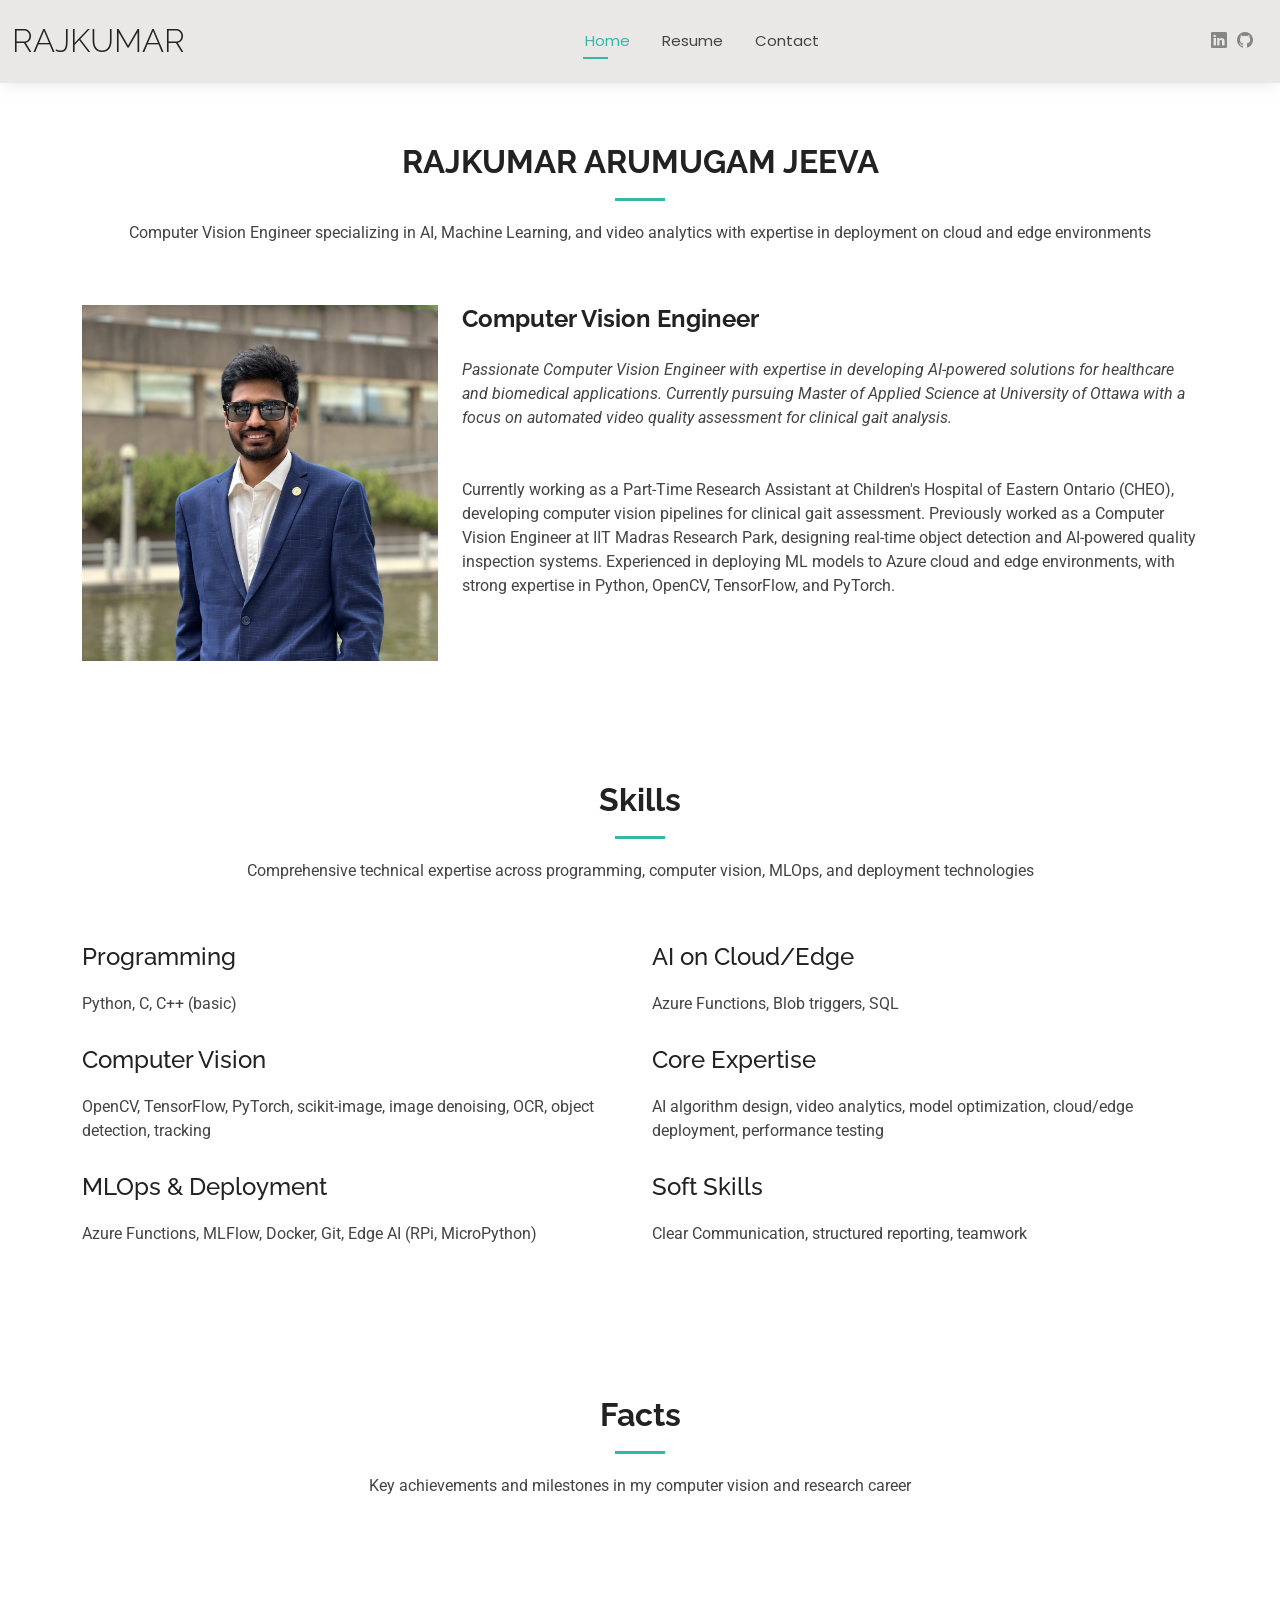
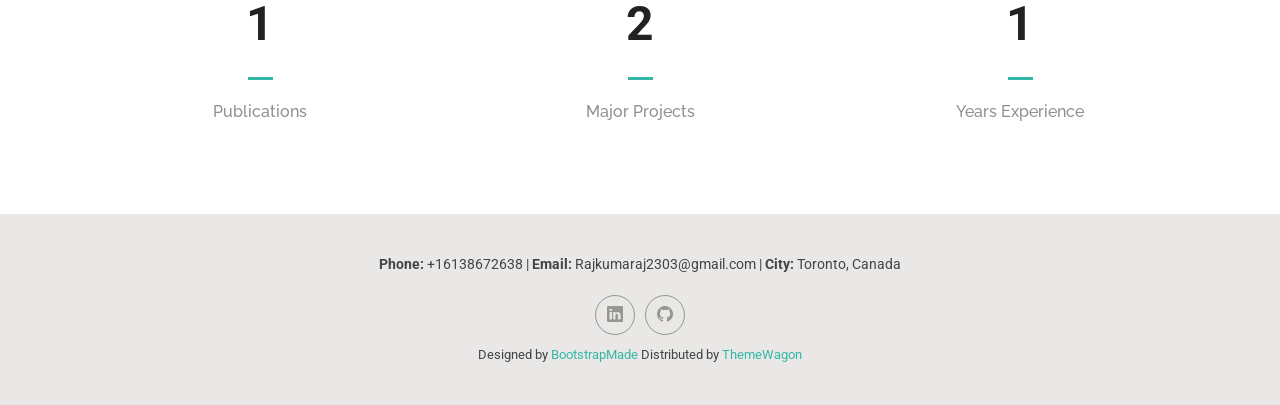
<file: index.html>
<!DOCTYPE html>
<html lang="en">

<head>
  <meta charset="utf-8">
  <meta content="width=device-width, initial-scale=1.0" name="viewport">
  <title>Home - Rajkumar Arumugam Jeeva</title>
  <meta name="description" content="Computer Vision Engineer and Research Assistant specializing in AI, ML, and video analytics">
  <meta name="keywords" content="Computer Vision, Machine Learning, Research, Video Analytics, Toronto">

  <!-- Favicons -->
  <link href="assets/img/favicon.png" rel="icon">
  <link href="assets/img/apple-touch-icon.png" rel="apple-touch-icon">

  <!-- Fonts -->
  <link href="https://fonts.googleapis.com" rel="preconnect">
  <link href="https://fonts.gstatic.com" rel="preconnect" crossorigin>
  <link href="https://fonts.googleapis.com/css2?family=Roboto:ital,wght@0,100;0,300;0,400;0,500;0,700;0,900;1,100;1,300;1,400;1,500;1,700;1,900&family=Poppins:ital,wght@0,100;0,200;0,300;0,400;0,500;0,600;0,700;0,800;0,900;1,100;1,200;1,300;1,400;1,500;1,600;1,700;1,800;1,900&family=Raleway:ital,wght@0,100;0,200;0,300;0,400;0,500;0,600;0,700;0,800;0,900;1,100;1,200;1,300;1,400;1,500;1,600;1,700;1,800;1,900&display=swap" rel="stylesheet">

  <!-- Vendor CSS Files -->
  <link href="assets/vendor/bootstrap/css/bootstrap.min.css" rel="stylesheet">
  <link href="assets/vendor/bootstrap-icons/bootstrap-icons.css" rel="stylesheet">
  <link href="assets/vendor/aos/aos.css" rel="stylesheet">
  <link href="assets/vendor/swiper/swiper-bundle.min.css" rel="stylesheet">
  <link href="assets/vendor/glightbox/css/glightbox.min.css" rel="stylesheet">

  <!-- Main CSS File -->
  <link href="assets/css/main.css" rel="stylesheet">

  <!-- =======================================================
  * Template Name: Kelly
  * Template URL: https://bootstrapmade.com/kelly-free-bootstrap-cv-resume-html-template/
  * Updated: Aug 07 2024 with Bootstrap v5.3.3
  * Author: BootstrapMade.com
  * License: https://bootstrapmade.com/license/
  ======================================================== -->
</head>

<body class="index-page">

  <header id="header" class="header d-flex align-items-center light-background sticky-top">
    <div class="container-fluid position-relative d-flex align-items-center justify-content-between">

      <a href="index.html" class="logo d-flex align-items-center me-auto me-xl-0">
        <!-- Uncomment the line below if you also wish to use an image logo -->
        <!-- <img src="assets/img/logo.png" alt=""> -->
        <h1 class="sitename">Rajkumar </h1>
      </a>

      <nav id="navmenu" class="navmenu">
        <ul>
          <li><a href="index.html" class="active">Home</a></li>
          <li><a href="resume.html">Resume</a></li>
          <!-- <li><a href="portfolio.html">Portfolio</a></li> "Uncomment this to add portfolio link"-->  
          <li><a href="contact.html">Contact</a></li>
        </ul>
        <i class="mobile-nav-toggle d-xl-none bi bi-list"></i>
      </nav>

      <div class="header-social-links">
        <a href="https://www.linkedin.com/in/rajkumar-a-j-621252187" class="linkedin"><i class="bi bi-linkedin"></i></a>
        <a href="https://github.com/Rajkumar-ArumugamJeeva?tab=repositories" class="github"><i class="bi bi-github"></i></a>
      </div>

    </div>
  </header>

  <main class="main">

    <!-- About SectionComputer Vision Engineer -->
    <section id="about" class="about section">

      <!-- Section Title -->
      <div class="container section-title" data-aos="fade-up">
        <h2>RAJKUMAR ARUMUGAM JEEVA</h2>
        <p>Computer Vision Engineer specializing in AI, Machine Learning, and video analytics with expertise in deployment on cloud and edge environments</p>
      </div><!-- End Section Title -->

      <div class="container" data-aos="fade-up" data-aos-delay="100">

        <div class="row gy-4 justify-content-center">
          <div class="col-lg-4">
            <img src="assets/img/profile-img.jpg" class="img-fluid" alt="">
          </div>
          <div class="col-lg-8 content">
            <h2>Computer Vision Engineer </h2>
            <p class="fst-italic py-3">
              Passionate Computer Vision Engineer with expertise in developing AI-powered solutions for healthcare and biomedical applications. Currently pursuing Master of Applied Science at University of Ottawa with a focus on automated video quality assessment for clinical gait analysis.
            </p>

            <p class="py-3">
              Currently working as a Part-Time Research Assistant at Children's Hospital of Eastern Ontario (CHEO), developing computer vision pipelines for clinical gait assessment. Previously worked as a Computer Vision Engineer at IIT Madras Research Park, designing real-time object detection and AI-powered quality inspection systems. Experienced in deploying ML models to Azure cloud and edge environments, with strong expertise in Python, OpenCV, TensorFlow, and PyTorch.
            </p>
          </div>
        </div>

      </div>

    </section><!-- /About Section -->

    <!-- Skills Section -->
    <section id="skills" class="skills section">

      <!-- Section Title -->
      <div class="container section-title" data-aos="fade-up">
        <h2>Skills</h2>
        <p>Comprehensive technical expertise across programming, computer vision, MLOps, and deployment technologies</p>
      </div><!-- End Section Title -->

      <div class="container" data-aos="fade-up" data-aos-delay="100">

        <div class="row">
          <div class="col-lg-6">
            <h4 style="color: var(--heading-color); margin-bottom: 20px;">Programming</h4>
            <p style="margin-bottom: 30px;">Python, C, C++ (basic)</p>

            <h4 style="color: var(--heading-color); margin-bottom: 20px;">Computer Vision</h4>
            <p style="margin-bottom: 30px;">OpenCV, TensorFlow, PyTorch, scikit-image, image denoising, OCR, object detection, tracking</p>

            <h4 style="color: var(--heading-color); margin-bottom: 20px;">MLOps & Deployment</h4>
            <p style="margin-bottom: 30px;">Azure Functions, MLFlow, Docker, Git, Edge AI (RPi, MicroPython)</p>
          </div>

          <div class="col-lg-6">
            <h4 style="color: var(--heading-color); margin-bottom: 20px;">AI on Cloud/Edge</h4>
            <p style="margin-bottom: 30px;">Azure Functions, Blob triggers, SQL</p>

            <h4 style="color: var(--heading-color); margin-bottom: 20px;">Core Expertise</h4>
            <p style="margin-bottom: 30px;">AI algorithm design, video analytics, model optimization, cloud/edge deployment, performance testing</p>

            <h4 style="color: var(--heading-color); margin-bottom: 20px;">Soft Skills</h4>
            <p style="margin-bottom: 30px;">Clear Communication, structured reporting, teamwork</p>
          </div>
        </div>

      </div>

    </section><!-- /Skills Section -->

    <!-- Stats Section -->
    <section id="stats" class="stats section">

      <!-- Section Title -->
      <div class="container section-title" data-aos="fade-up">
        <h2>Facts</h2>
        <p>Key achievements and milestones in my computer vision and research career</p>
      </div><!-- End Section Title -->

      <div class="container" data-aos="fade-up" data-aos-delay="100">

        <div class="row gy-4 justify-content-center">

          <div class="col-lg-4 col-md-6">
            <div class="stats-item text-center w-100 h-100">
              <span data-purecounter-start="0" data-purecounter-end="2" data-purecounter-duration="1" class="purecounter"></span>
              <p>Publications</p>
            </div>
          </div><!-- End Stats Item -->

          <div class="col-lg-4 col-md-6">
            <div class="stats-item text-center w-100 h-100">
              <span data-purecounter-start="0" data-purecounter-end="5" data-purecounter-duration="1" class="purecounter"></span>
              <p>Major Projects</p>
            </div>
          </div><!-- End Stats Item -->

          <div class="col-lg-4 col-md-6">
            <div class="stats-item text-center w-100 h-100">
              <span data-purecounter-start="0" data-purecounter-end="3" data-purecounter-duration="1" class="purecounter"></span>
              <p>Years Experience</p>
            </div>
          </div><!-- End Stats Item -->

        </div>

      </div>

    </section><!-- /Stats Section -->

  </main>

  <footer id="footer" class="footer light-background">

    <div class="container">
      <div class="contact-info text-center mb-3">
        <p><strong>Phone:</strong> +16138672638 | <strong>Email:</strong> Rajkumaraj2303@gmail.com | <strong>City:</strong> Toronto, Canada</p>
      </div>
      <div class="social-links d-flex justify-content-center">
        <a href="https://www.linkedin.com/in/rajkumar-a-j-621252187"><i class="bi bi-linkedin"></i></a>
        <a href="https://github.com/Rajkumar-ArumugamJeeva?tab=repositories"><i class="bi bi-github"></i></a>
      </div>
      <div class="credits">
        <!-- All the links in the footer should remain intact. -->
        <!-- You can delete the links only if you've purchased the pro version. -->
        <!-- Licensing information: https://bootstrapmade.com/license/ -->
        <!-- Purchase the pro version with working PHP/AJAX contact form: [buy-url] -->
        Designed by <a href="https://bootstrapmade.com/">BootstrapMade</a> Distributed by <a href=“https://themewagon.com>ThemeWagon
      </div>
    </div>

  </footer>

  <!-- Scroll Top -->
  <a href="#" id="scroll-top" class="scroll-top d-flex align-items-center justify-content-center"><i class="bi bi-arrow-up-short"></i></a>

  <!-- Preloader -->
  <div id="preloader"></div>

  <!-- Vendor JS Files -->
  <script src="assets/vendor/bootstrap/js/bootstrap.bundle.min.js"></script>
  <script src="assets/vendor/php-email-form/validate.js"></script>
  <script src="assets/vendor/aos/aos.js"></script>
  <script src="assets/vendor/waypoints/noframework.waypoints.js"></script>
  <script src="assets/vendor/purecounter/purecounter_vanilla.js"></script>
  <script src="assets/vendor/swiper/swiper-bundle.min.js"></script>
  <script src="assets/vendor/glightbox/js/glightbox.min.js"></script>
  <script src="assets/vendor/imagesloaded/imagesloaded.pkgd.min.js"></script>
  <script src="assets/vendor/isotope-layout/isotope.pkgd.min.js"></script>

  <!-- Main JS File -->
  <script src="assets/js/main.js"></script>

</body>

</html>
</file>
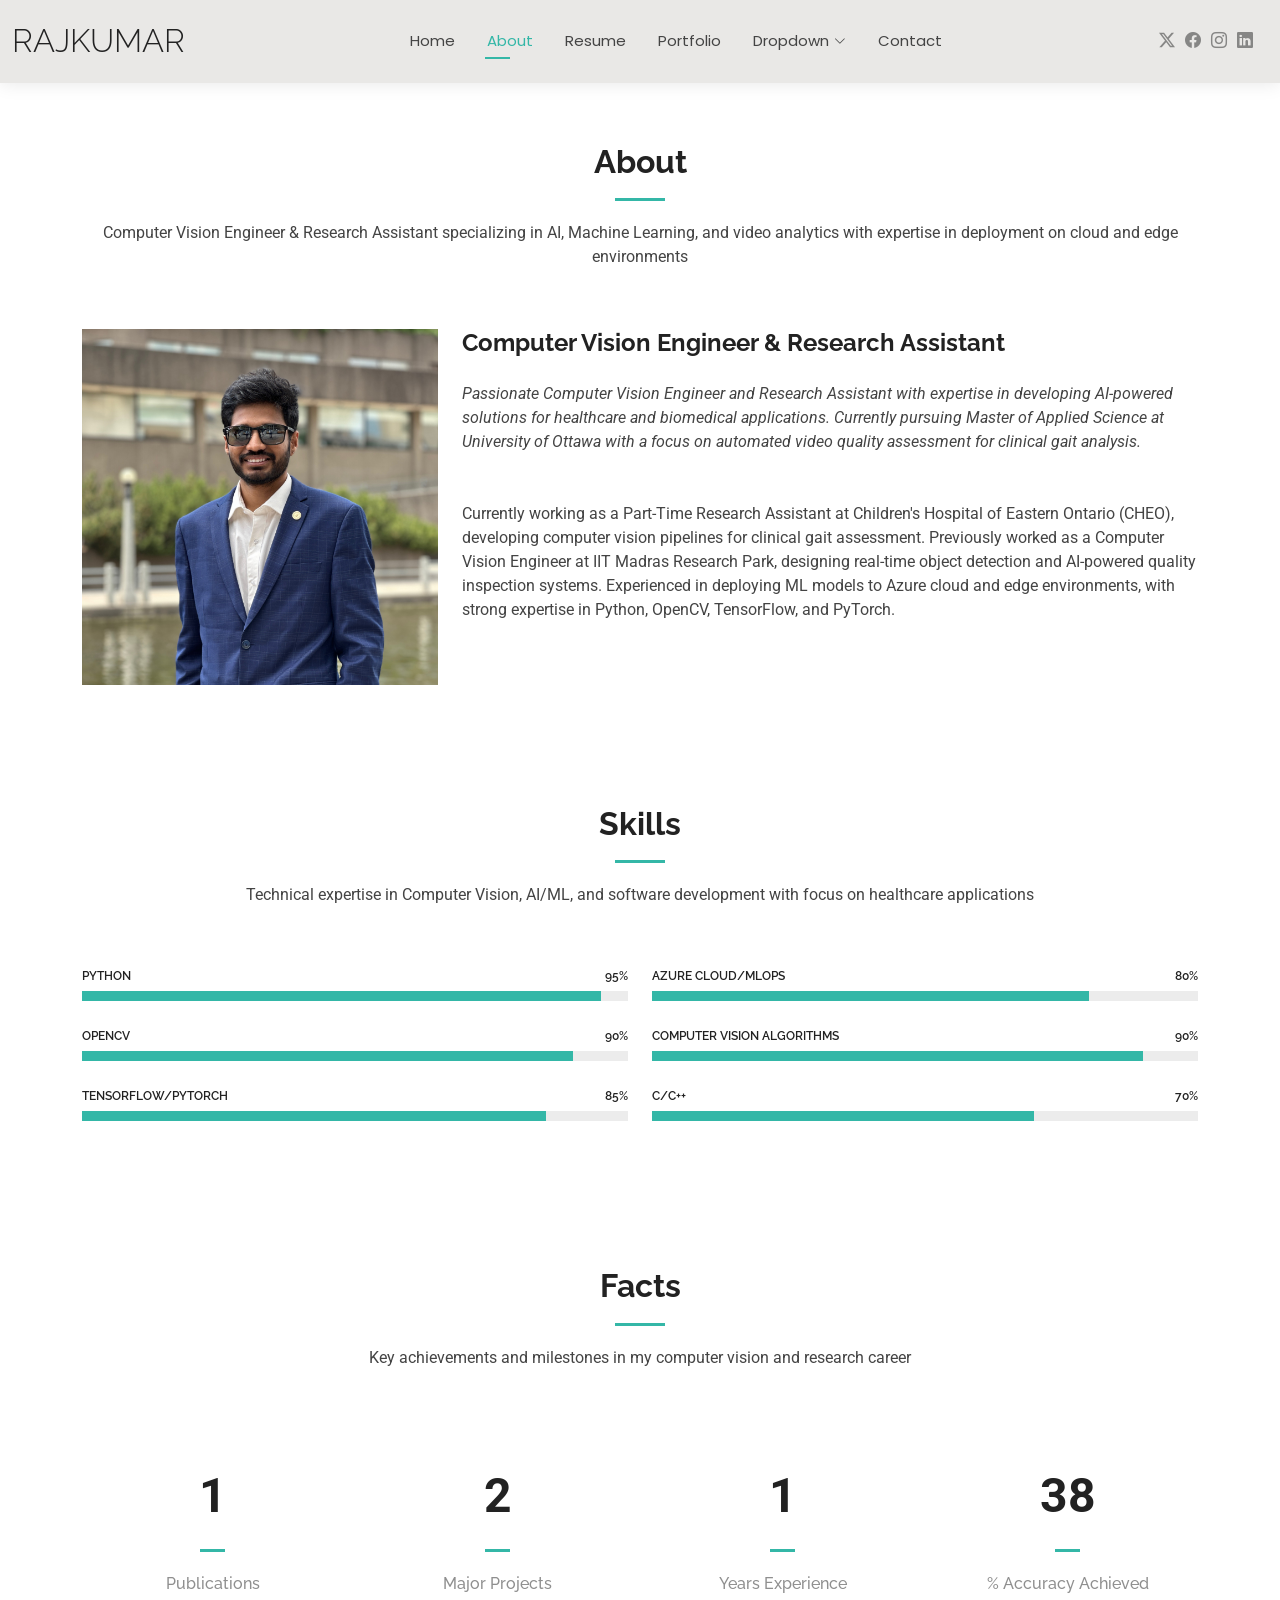
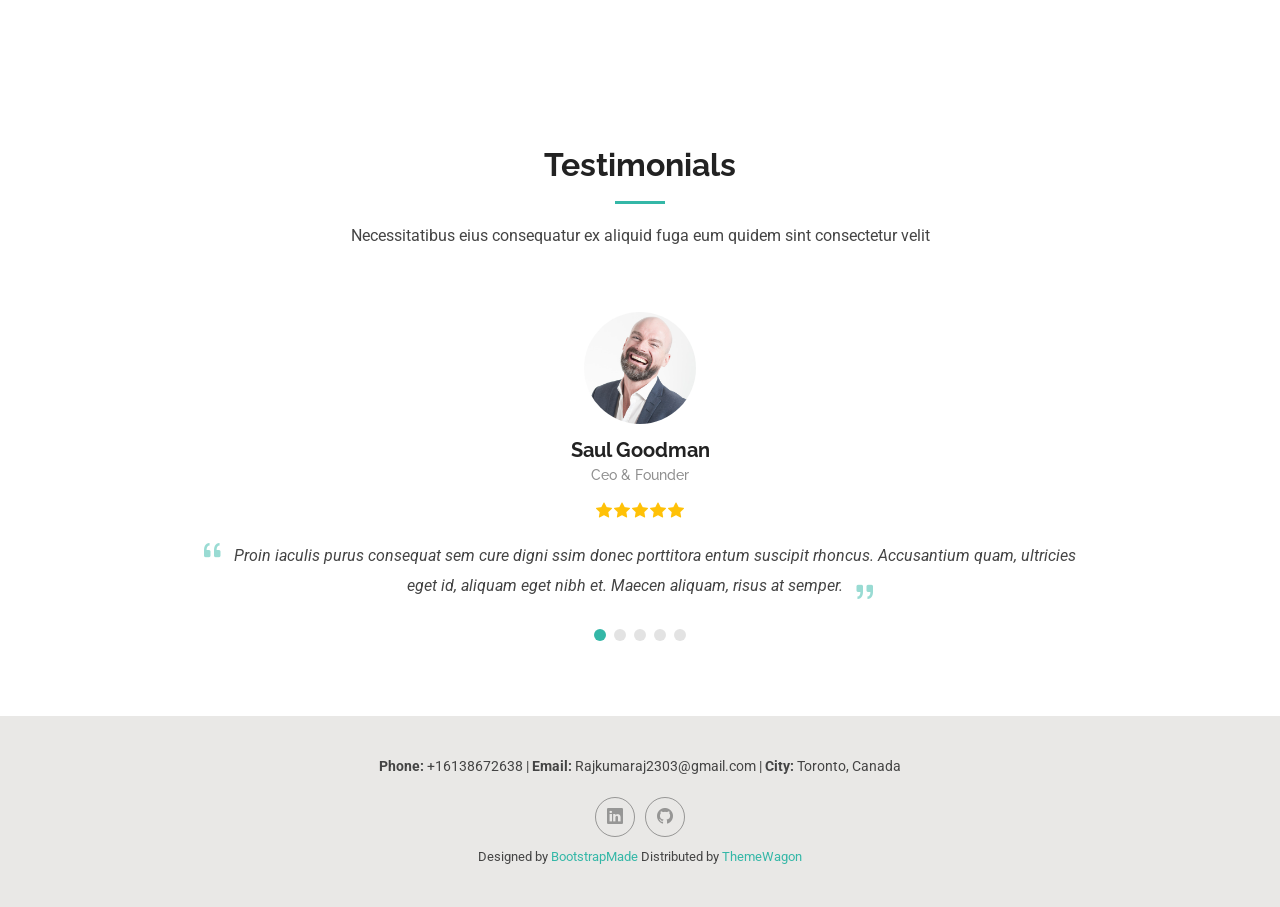
<file: about.html>
<!DOCTYPE html>
<html lang="en">

<head>
  <meta charset="utf-8">
  <meta content="width=device-width, initial-scale=1.0" name="viewport">
  <title>About - Rajkumar Arumugam Jeeva</title>
  <meta name="description" content="Computer Vision Engineer and Research Assistant specializing in AI, ML, and video analytics">
  <meta name="keywords" content="Computer Visionachine Learning, Research, Video Analytics, Toronto">

  <!-- Favicons -->
  <link href="assets/img/favicon.png" rel="icon">
  <link href="assets/img/apple-touch-icon.png" rel="apple-touch-icon">

  <!-- Fonts -->
  <link href="https://fonts.googleapis.com" rel="preconnect">
  <link href="https://fonts.gstatic.com" rel="preconnect" crossorigin>
  <link href="https://fonts.googleapis.com/css2?family=Roboto:ital,wght@0,100;0,300;0,400;0,500;0,700;0,900;1,100;1,300;1,400;1,500;1,700;1,900&family=Poppins:ital,wght@0,100;0,200;0,300;0,400;0,500;0,600;0,700;0,800;0,900;1,100;1,200;1,300;1,400;1,500;1,600;1,700;1,800;1,900&family=Raleway:ital,wght@0,100;0,200;0,300;0,400;0,500;0,600;0,700;0,800;0,900;1,100;1,200;1,300;1,400;1,500;1,600;1,700;1,800;1,900&display=swap" rel="stylesheet">

  <!-- Vendor CSS Files -->
  <link href="assets/vendor/bootstrap/css/bootstrap.min.css" rel="stylesheet">
  <link href="assets/vendor/bootstrap-icons/bootstrap-icons.css" rel="stylesheet">
  <link href="assets/vendor/aos/aos.css" rel="stylesheet">
  <link href="assets/vendor/swiper/swiper-bundle.min.css" rel="stylesheet">
  <link href="assets/vendor/glightbox/css/glightbox.min.css" rel="stylesheet">

  <!-- Main CSS File -->
  <link href="assets/css/main.css" rel="stylesheet">

  <!-- =======================================================
  * Template Name: Kelly
  * Template URL: https://bootstrapmade.com/kelly-free-bootstrap-cv-resume-html-template/
  * Updated: Aug 07 2024 with Bootstrap v5.3.3
  * Author: BootstrapMade.com
  * License: https://bootstrapmade.com/license/
  ======================================================== -->
</head>

<body class="about-page">

  <header id="header" class="header d-flex align-items-center light-background sticky-top">
    <div class="container-fluid position-relative d-flex align-items-center justify-content-between">

      <a href="index.html" class="logo d-flex align-items-center me-auto me-xl-0">
        <!-- Uncomment the line below if you also wish to use an image logo -->
        <!-- <img src="assets/img/logo.png" alt=""> -->
        <h1 class="sitename">Rajkumar </h1>
      </a>

      <nav id="navmenu" class="navmenu">
        <ul>
          <li><a href="index.html">Home</a></li>
          <li><a href="about.html" class="active">About</a></li>
          <li><a href="resume.html">Resume</a></li>
          <li><a href="portfolio.html">Portfolio</a></li>
          <li class="dropdown"><a href="#"><span>Dropdown</span> <i class="bi bi-chevron-down toggle-dropdown"></i></a>
            <ul>
              <li><a href="#">Dropdown 1</a></li>
              <li class="dropdown"><a href="#"><span>Deep Dropdown</span> <i class="bi bi-chevron-down toggle-dropdown"></i></a>
                <ul>
                  <li><a href="#">Deep Dropdown 1</a></li>
                  <li><a href="#">Deep Dropdown 2</a></li>
                  <li><a href="#">Deep Dropdown 3</a></li>
                  <li><a href="#">Deep Dropdown 4</a></li>
                  <li><a href="#">Deep Dropdown 5</a></li>
                </ul>
              </li>
              <li><a href="#">Dropdown 2</a></li>
              <li><a href="#">Dropdown 3</a></li>
              <li><a href="#">Dropdown 4</a></li>
            </ul>
          </li>
          <li><a href="contact.html">Contact</a></li>
        </ul>
        <i class="mobile-nav-toggle d-xl-none bi bi-list"></i>
      </nav>

      <div class="header-social-links">
        <a href="#" class="twitter"><i class="bi bi-twitter-x"></i></a>
        <a href="#" class="facebook"><i class="bi bi-facebook"></i></a>
        <a href="#" class="instagram"><i class="bi bi-instagram"></i></a>
        <a href="https://www.linkedin.com/in/rajkumar-a-j-621252187" class="linkedin"><i class="bi bi-linkedin"></i></a>
      </div>

    </div>
  </header>

  <main class="main">

    <!-- About Section -->
    <section id="about" class="about section">

      <!-- Section Title -->
      <div class="container section-title" data-aos="fade-up">
        <h2>About</h2>
        <p>Computer Vision Engineer & Research Assistant specializing in AI, Machine Learning, and video analytics with expertise in deployment on cloud and edge environments</p>
      </div><!-- End Section Title -->

      <div class="container" data-aos="fade-up" data-aos-delay="100">

        <div class="row gy-4 justify-content-center">
          <div class="col-lg-4">
            <img src="assets/img/profile-img.jpg" class="img-fluid" alt="">
          </div>
          <div class="col-lg-8 content">
            <h2>Computer Vision Engineer &amp; Research Assistant</h2>
            <p class="fst-italic py-3">
              Passionate Computer Vision Engineer and Research Assistant with expertise in developing AI-powered solutions for healthcare and biomedical applications. Currently pursuing Master of Applied Science at University of Ottawa with a focus on automated video quality assessment for clinical gait analysis.
            </p>

            <p class="py-3">
              Currently working as a Part-Time Research Assistant at Children's Hospital of Eastern Ontario (CHEO), developing computer vision pipelines for clinical gait assessment. Previously worked as a Computer Vision Engineer at IIT Madras Research Park, designing real-time object detection and AI-powered quality inspection systems. Experienced in deploying ML models to Azure cloud and edge environments, with strong expertise in Python, OpenCV, TensorFlow, and PyTorch.
            </p>
          </div>
        </div>

      </div>

    </section><!-- /About Section -->

    <!-- Skills Section -->
    <section id="skills" class="skills section">

      <!-- Section Title -->
      <div class="container section-title" data-aos="fade-up">
        <h2>Skills</h2>
        <p>Technical expertise in Computer Vision, AI/ML, and software development with focus on healthcare applications</p>
      </div><!-- End Section Title -->

      <div class="container" data-aos="fade-up" data-aos-delay="100">

        <div class="row skills-content skills-animation">

          <div class="col-lg-6">

            <div class="progress">
              <span class="skill"><span>Python</span> <i class="val">95%</i></span>
              <div class="progress-bar-wrap">
                <div class="progress-bar" role="progressbar" aria-valuenow="95" aria-valuemin="0" aria-valuemax="100"></div>
              </div>
            </div><!-- End Skills Item -->

            <div class="progress">
              <span class="skill"><span>OpenCV</span> <i class="val">90%</i></span>
              <div class="progress-bar-wrap">
                <div class="progress-bar" role="progressbar" aria-valuenow="90" aria-valuemin="0" aria-valuemax="100"></div>
              </div>
            </div><!-- End Skills Item -->

            <div class="progress">
              <span class="skill"><span>TensorFlow/PyTorch</span> <i class="val">85%</i></span>
              <div class="progress-bar-wrap">
                <div class="progress-bar" role="progressbar" aria-valuenow="85" aria-valuemin="0" aria-valuemax="100"></div>
              </div>
            </div><!-- End Skills Item -->

          </div>

          <div class="col-lg-6">

            <div class="progress">
              <span class="skill"><span>Azure Cloud/MLOps</span> <i class="val">80%</i></span>
              <div class="progress-bar-wrap">
                <div class="progress-bar" role="progressbar" aria-valuenow="80" aria-valuemin="0" aria-valuemax="100"></div>
              </div>
            </div><!-- End Skills Item -->

            <div class="progress">
              <span class="skill"><span>Computer Vision Algorithms</span> <i class="val">90%</i></span>
              <div class="progress-bar-wrap">
                <div class="progress-bar" role="progressbar" aria-valuenow="90" aria-valuemin="0" aria-valuemax="100"></div>
              </div>
            </div><!-- End Skills Item -->

            <div class="progress">
              <span class="skill"><span>C/C++</span> <i class="val">70%</i></span>
              <div class="progress-bar-wrap">
                <div class="progress-bar" role="progressbar" aria-valuenow="70" aria-valuemin="0" aria-valuemax="100"></div>
              </div>
            </div><!-- End Skills Item -->

          </div>

        </div>

      </div>

    </section><!-- /Skills Section -->

    <!-- Stats Section -->
    <section id="stats" class="stats section">

      <!-- Section Title -->
      <div class="container section-title" data-aos="fade-up">
        <h2>Facts</h2>
        <p>Key achievements and milestones in my computer vision and research career</p>
      </div><!-- End Section Title -->

      <div class="container" data-aos="fade-up" data-aos-delay="100">

        <div class="row gy-4">

          <div class="col-lg-3 col-md-6">
            <div class="stats-item text-center w-100 h-100">
              <span data-purecounter-start="0" data-purecounter-end="2" data-purecounter-duration="1" class="purecounter"></span>
              <p>Publications</p>
            </div>
          </div><!-- End Stats Item -->

          <div class="col-lg-3 col-md-6">
            <div class="stats-item text-center w-100 h-100">
              <span data-purecounter-start="0" data-purecounter-end="5" data-purecounter-duration="1" class="purecounter"></span>
              <p>Major Projects</p>
            </div>
          </div><!-- End Stats Item -->

          <div class="col-lg-3 col-md-6">
            <div class="stats-item text-center w-100 h-100">
              <span data-purecounter-start="0" data-purecounter-end="3" data-purecounter-duration="1" class="purecounter"></span>
              <p>Years Experience</p>
            </div>
          </div><!-- End Stats Item -->

          <div class="col-lg-3 col-md-6">
            <div class="stats-item text-center w-100 h-100">
              <span data-purecounter-start="0" data-purecounter-end="95" data-purecounter-duration="1" class="purecounter"></span>
              <p>% Accuracy Achieved</p>
            </div>
          </div><!-- End Stats Item -->

        </div>

      </div>

    </section><!-- /Stats Section -->

    <!-- Testimonials Section -->
    <section id="testimonials" class="testimonials section">

      <!-- Section Title -->
      <div class="container section-title" data-aos="fade-up">
        <h2>Testimonials</h2>
        <p>Necessitatibus eius consequatur ex aliquid fuga eum quidem sint consectetur velit</p>
      </div><!-- End Section Title -->

      <div class="container" data-aos="fade-up" data-aos-delay="100">

        <div class="swiper init-swiper">
          <script type="application/json" class="swiper-config">
            {
              "loop": true,
              "speed": 600,
              "autoplay": {
                "delay": 5000
              },
              "slidesPerView": "auto",
              "pagination": {
                "el": ".swiper-pagination",
                "type": "bullets",
                "clickable": true
              }
            }
          </script>
          <div class="swiper-wrapper">

            <div class="swiper-slide">
              <div class="testimonial-item">
                <img src="assets/img/testimonials/testimonials-1.jpg" class="testimonial-img" alt="">
                <h3>Saul Goodman</h3>
                <h4>Ceo &amp; Founder</h4>
                <div class="stars">
                  <i class="bi bi-star-fill"></i><i class="bi bi-star-fill"></i><i class="bi bi-star-fill"></i><i class="bi bi-star-fill"></i><i class="bi bi-star-fill"></i>
                </div>
                <p>
                  <i class="bi bi-quote quote-icon-left"></i>
                  <span>Proin iaculis purus consequat sem cure digni ssim donec porttitora entum suscipit rhoncus. Accusantium quam, ultricies eget id, aliquam eget nibh et. Maecen aliquam, risus at semper.</span>
                  <i class="bi bi-quote quote-icon-right"></i>
                </p>
              </div>
            </div><!-- End testimonial item -->

            <div class="swiper-slide">
              <div class="testimonial-item">
                <img src="assets/img/testimonials/testimonials-2.jpg" class="testimonial-img" alt="">
                <h3>Sara Wilsson</h3>
                <h4>Designer</h4>
                <div class="stars">
                  <i class="bi bi-star-fill"></i><i class="bi bi-star-fill"></i><i class="bi bi-star-fill"></i><i class="bi bi-star-fill"></i><i class="bi bi-star-fill"></i>
                </div>
                <p>
                  <i class="bi bi-quote quote-icon-left"></i>
                  <span>Export tempor illum tamen malis malis eram quae irure esse labore quem cillum quid cillum eram malis quorum velit fore eram velit sunt aliqua noster fugiat irure amet legam anim culpa.</span>
                  <i class="bi bi-quote quote-icon-right"></i>
                </p>
              </div>
            </div><!-- End testimonial item -->

            <div class="swiper-slide">
              <div class="testimonial-item">
                <img src="assets/img/testimonials/testimonials-3.jpg" class="testimonial-img" alt="">
                <h3>Jena Karlis</h3>
                <h4>Store Owner</h4>
                <div class="stars">
                  <i class="bi bi-star-fill"></i><i class="bi bi-star-fill"></i><i class="bi bi-star-fill"></i><i class="bi bi-star-fill"></i><i class="bi bi-star-fill"></i>
                </div>
                <p>
                  <i class="bi bi-quote quote-icon-left"></i>
                  <span>Enim nisi quem export duis labore cillum quae magna enim sint quorum nulla quem veniam duis minim tempor labore quem eram duis noster aute amet eram fore quis sint minim.</span>
                  <i class="bi bi-quote quote-icon-right"></i>
                </p>
              </div>
            </div><!-- End testimonial item -->

            <div class="swiper-slide">
              <div class="testimonial-item">
                <img src="assets/img/testimonials/testimonials-4.jpg" class="testimonial-img" alt="">
                <h3>Matt Brandon</h3>
                <h4>Freelancer</h4>
                <div class="stars">
                  <i class="bi bi-star-fill"></i><i class="bi bi-star-fill"></i><i class="bi bi-star-fill"></i><i class="bi bi-star-fill"></i><i class="bi bi-star-fill"></i>
                </div>
                <p>
                  <i class="bi bi-quote quote-icon-left"></i>
                  <span>Fugiat enim eram quae cillum dolore dolor amet nulla culpa multos export minim fugiat minim velit minim dolor enim duis veniam ipsum anim magna sunt elit fore quem dolore labore illum veniam.</span>
                  <i class="bi bi-quote quote-icon-right"></i>
                </p>
              </div>
            </div><!-- End testimonial item -->

            <div class="swiper-slide">
              <div class="testimonial-item">
                <img src="assets/img/testimonials/testimonials-5.jpg" class="testimonial-img" alt="">
                <h3>John Larson</h3>
                <h4>Entrepreneur</h4>
                <div class="stars">
                  <i class="bi bi-star-fill"></i><i class="bi bi-star-fill"></i><i class="bi bi-star-fill"></i><i class="bi bi-star-fill"></i><i class="bi bi-star-fill"></i>
                </div>
                <p>
                  <i class="bi bi-quote quote-icon-left"></i>
                  <span>Quis quorum aliqua sint quem legam fore sunt eram irure aliqua veniam tempor noster veniam enim culpa labore duis sunt culpa nulla illum cillum fugiat legam esse veniam culpa fore nisi cillum quid.</span>
                  <i class="bi bi-quote quote-icon-right"></i>
                </p>
              </div>
            </div><!-- End testimonial item -->

          </div>
          <div class="swiper-pagination"></div>
        </div>

      </div>

    </section><!-- /Testimonials Section -->

  </main>

  <footer id="footer" class="footer light-background">

    <div class="container">
      <div class="contact-info text-center mb-3">
        <p><strong>Phone:</strong> +16138672638 | <strong>Email:</strong> Rajkumaraj2303@gmail.com | <strong>City:</strong> Toronto, Canada</p>
      </div>
      <div class="social-links d-flex justify-content-center">
        <a href="https://www.linkedin.com/in/rajkumar-a-j-621252187"><i class="bi bi-linkedin"></i></a>
        <a href="https://github.com/Rajkumar-ArumugamJeeva?tab=repositories"><i class="bi bi-github"></i></a>
      </div>
      <div class="credits">
        <!-- All the links in the footer should remain intact. -->
        <!-- You can delete the links only if you've purchased the pro version. -->
        <!-- Licensing information: https://bootstrapmade.com/license/ -->
        <!-- Purchase the pro version with working PHP/AJAX contact form: [buy-url] -->
        Designed by <a href="https://bootstrapmade.com/">BootstrapMade</a> Distributed by <a href=“https://themewagon.com>ThemeWagon
      </div>
    </div>

  </footer>

  <!-- Scroll Top -->
  <a href="#" id="scroll-top" class="scroll-top d-flex align-items-center justify-content-center"><i class="bi bi-arrow-up-short"></i></a>

  <!-- Preloader -->
  <div id="preloader"></div>

  <!-- Vendor JS Files -->
  <script src="assets/vendor/bootstrap/js/bootstrap.bundle.min.js"></script>
  <script src="assets/vendor/php-email-form/validate.js"></script>
  <script src="assets/vendor/aos/aos.js"></script>
  <script src="assets/vendor/waypoints/noframework.waypoints.js"></script>
  <script src="assets/vendor/purecounter/purecounter_vanilla.js"></script>
  <script src="assets/vendor/swiper/swiper-bundle.min.js"></script>
  <script src="assets/vendor/glightbox/js/glightbox.min.js"></script>
  <script src="assets/vendor/imagesloaded/imagesloaded.pkgd.min.js"></script>
  <script src="assets/vendor/isotope-layout/isotope.pkgd.min.js"></script>

  <!-- Main JS File -->
  <script src="assets/js/main.js"></script>

</body>

</html>
</file>
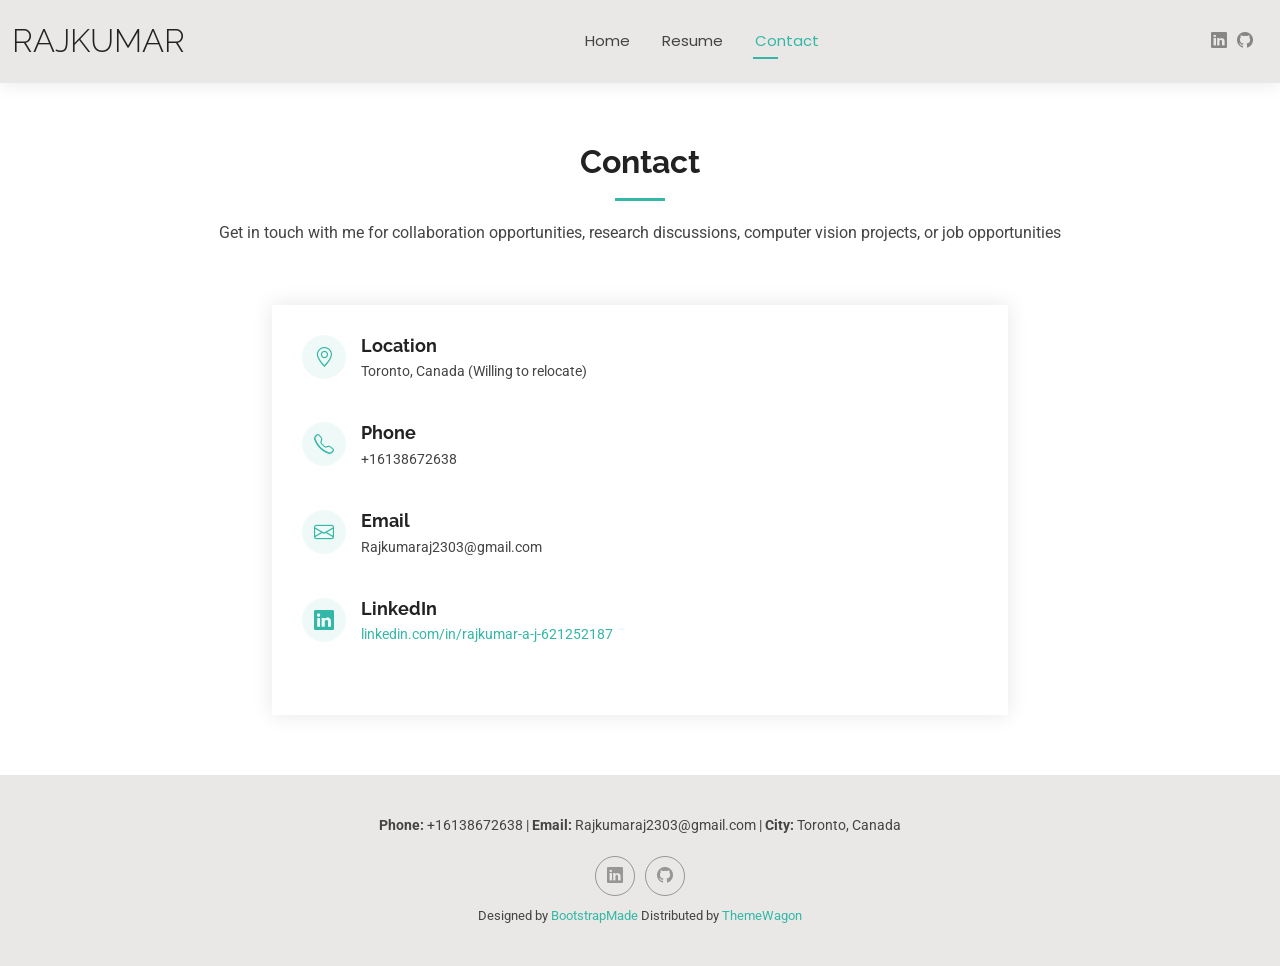
<file: contact.html>
<!DOCTYPE html>
<html lang="en">

<head>
  <meta charset="utf-8">
  <meta content="width=device-width, initial-scale=1.0" name="viewport">
  <title>Contact - Rajkumar Arumu        Designed by <a href="https://bootstrapmade.com/">BootstrapMade</a> Distributed by <a href="https://themewagon.com">ThemeWagon</a>am Jeeva</title>
  <meta name="description" content="Contact Rajkumar Arumugam Jeeva - Computer Vision Engineer and Research Assistant">
  <meta name="keywords" content="Contact, Computer Vision Engineer, Rajkumar, Toronto">

  <!-- Favicons -->
  <link href="assets/img/favicon.png" rel="icon">
  <link href="assets/img/apple-touch-icon.png" rel="apple-touch-icon">

  <!-- Fonts -->
  <link href="https://fonts.googleapis.com" rel="preconnect">
  <link href="https://fonts.gstatic.com" rel="preconnect" crossorigin>
  <link href="https://fonts.googleapis.com/css2?family=Roboto:ital,wght@0,100;0,300;0,400;0,500;0,700;0,900;1,100;1,300;1,400;1,500;1,700;1,900&family=Poppins:ital,wght@0,100;0,200;0,300;0,400;0,500;0,600;0,700;0,800;0,900;1,100;1,200;1,300;1,400;1,500;1,600;1,700;1,800;1,900&family=Raleway:ital,wght@0,100;0,200;0,300;0,400;0,500;0,600;0,700;0,800;0,900;1,100;1,200;1,300;1,400;1,500;1,600;1,700;1,800;1,900&display=swap" rel="stylesheet">

  <!-- Vendor CSS Files -->
  <link href="assets/vendor/bootstrap/css/bootstrap.min.css" rel="stylesheet">
  <link href="assets/vendor/bootstrap-icons/bootstrap-icons.css" rel="stylesheet">
  <link href="assets/vendor/aos/aos.css" rel="stylesheet">
  <link href="assets/vendor/swiper/swiper-bundle.min.css" rel="stylesheet">
  <link href="assets/vendor/glightbox/css/glightbox.min.css" rel="stylesheet">

  <!-- Main CSS File -->
  <link href="assets/css/main.css" rel="stylesheet">

  <!-- =======================================================
  * Template Name: Kelly
  * Template URL: https://bootstrapmade.com/kelly-free-bootstrap-cv-resume-html-template/
  * Updated: Aug 07 2024 with Bootstrap v5.3.3
  * Author: BootstrapMade.com
  * License: https://bootstrapmade.com/license/
  ======================================================== -->
</head>

<body class="contact-page">

  <header id="header" class="header d-flex align-items-center light-background sticky-top">
    <div class="container-fluid position-relative d-flex align-items-center justify-content-between">

      <a href="index.html" class="logo d-flex align-items-center me-auto me-xl-0">
        <!-- Uncomment the line below if you also wish to use an image logo -->
        <!-- <img src="assets/img/logo.png" alt=""> -->
        <h1 class="sitename">Rajkumar</h1>
      </a>

      <nav id="navmenu" class="navmenu">
        <ul>
          <li><a href="index.html">Home</a></li>
          <li><a href="resume.html">Resume</a></li>
          <!-- <li><a href="portfolio.html">Portfolio</a></li> -->
          <li><a href="contact.html" class="active">Contact</a></li>
        </ul>
        <i class="mobile-nav-toggle d-xl-none bi bi-list"></i>
      </nav>

      <div class="header-social-links">
        <a href="https://www.linkedin.com/in/rajkumar-a-j-621252187" class="linkedin"><i class="bi bi-linkedin"></i></a>
        <a href="https://github.com/Rajkumar-ArumugamJeeva?tab=repositories" class="github"><i class="bi bi-github"></i></a>
      </div>

    </div>
  </header>

  <main class="main">

    <!-- Contact Section -->
    <section id="contact" class="contact section">

      <!-- Section Title -->
      <div class="container section-title" data-aos="fade-up">
        <h2>Contact</h2>
        <p>Get in touch with me for collaboration opportunities, research discussions, computer vision projects, or job opportunities</p>
      </div><!-- End Section Title -->

      <div class="container" data-aos="fade-up" data-aos-delay="100">

        <div class="row justify-content-center">

          <div class="col-lg-8">

            <div class="info-wrap">
              <div class="info-item d-flex" data-aos="fade-up" data-aos-delay="200">
                <i class="bi bi-geo-alt flex-shrink-0"></i>
                <div>
                  <h3>Location</h3>
                  <p>Toronto, Canada (Willing to relocate)</p>
                </div>
              </div><!-- End Info Item -->

              <div class="info-item d-flex" data-aos="fade-up" data-aos-delay="300">
                <i class="bi bi-telephone flex-shrink-0"></i>
                <div>
                  <h3>Phone</h3>
                  <p>+16138672638</p>
                </div>
              </div><!-- End Info Item -->

              <div class="info-item d-flex" data-aos="fade-up" data-aos-delay="400">
                <i class="bi bi-envelope flex-shrink-0"></i>
                <div>
                  <h3>Email</h3>
                  <p>Rajkumaraj2303@gmail.com</p>
                </div>
              </div><!-- End Info Item -->

              <div class="info-item d-flex" data-aos="fade-up" data-aos-delay="500">
                <i class="bi bi-linkedin flex-shrink-0"></i>
                <div>
                  <h3>LinkedIn</h3>
                  <p><a href="https://www.linkedin.com/in/rajkumar-a-j-621252187" target="_blank">linkedin.com/in/rajkumar-a-j-621252187</a></p>
                </div>
              </div><!-- End Info Item -->

            </div>
          </div>

        </div>

      </div>

    </section><!-- /Contact Section -->

  </main>

  <footer id="footer" class="footer light-background">

    <div class="container">
      <div class="contact-info text-center mb-3">
        <p><strong>Phone:</strong> +16138672638 | <strong>Email:</strong> Rajkumaraj2303@gmail.com | <strong>City:</strong> Toronto, Canada</p>
      </div>
      <div class="social-links d-flex justify-content-center">
        <a href="https://www.linkedin.com/in/rajkumar-a-j-621252187"><i class="bi bi-linkedin"></i></a>
        <a href="https://github.com/Rajkumar-ArumugamJeeva?tab=repositories"><i class="bi bi-github"></i></a>
      </div>
      <div class="credits">
        <!-- All the links in the footer should remain intact. -->
        <!-- You can delete the links only if you've purchased the pro version. -->
        <!-- Licensing information: https://bootstrapmade.com/license/ -->
        <!-- Purchase the pro version with working PHP/AJAX contact form: [buy-url] -->
        Designed by <a href="https://bootstrapmade.com/">BootstrapMade</a> Distributed by <a href=“https://themewagon.com>ThemeWagon
      </div>
    </div>

  </footer>

  <!-- Scroll Top -->
  <a href="#" id="scroll-top" class="scroll-top d-flex align-items-center justify-content-center"><i class="bi bi-arrow-up-short"></i></a>

  <!-- Preloader -->
  <div id="preloader"></div>

  <!-- Vendor JS Files -->
  <script src="assets/vendor/bootstrap/js/bootstrap.bundle.min.js"></script>
  <script src="assets/vendor/php-email-form/validate.js"></script>
  <script src="assets/vendor/aos/aos.js"></script>
  <script src="assets/vendor/waypoints/noframework.waypoints.js"></script>
  <script src="assets/vendor/purecounter/purecounter_vanilla.js"></script>
  <script src="assets/vendor/swiper/swiper-bundle.min.js"></script>
  <script src="assets/vendor/glightbox/js/glightbox.min.js"></script>
  <script src="assets/vendor/imagesloaded/imagesloaded.pkgd.min.js"></script>
  <script src="assets/vendor/isotope-layout/isotope.pkgd.min.js"></script>

  <!-- Main JS File -->
  <script src="assets/js/main.js"></script>

</body>

</html>
</file>
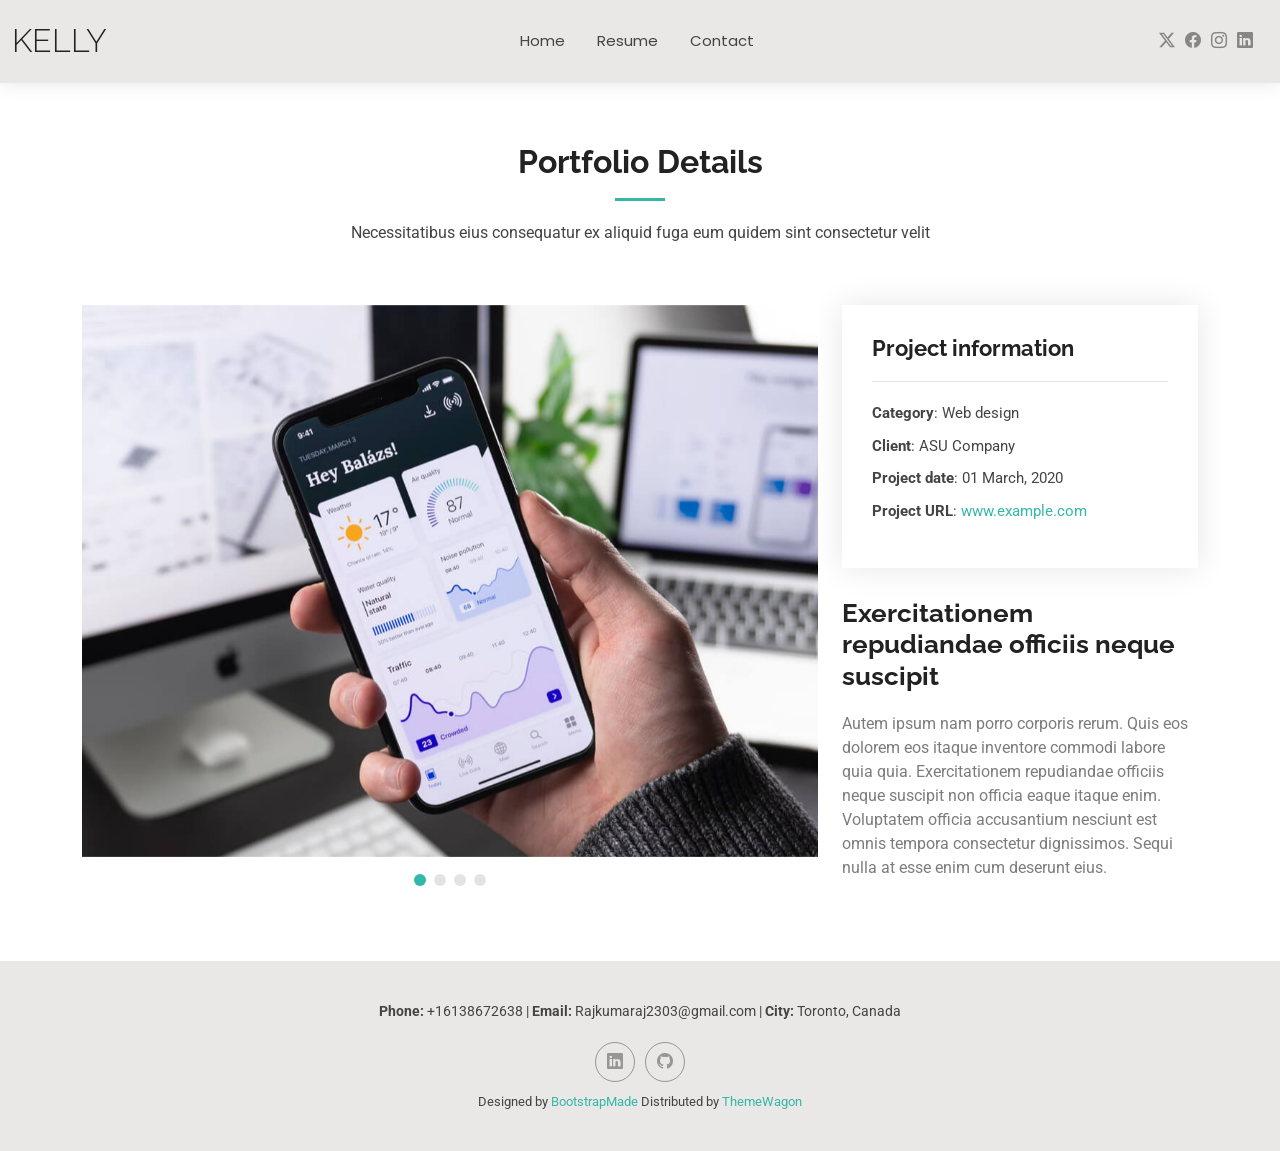
<file: portfolio-details.html>
<!DOCTYPE html>
<html lang="en">

<head>
  <meta charset="utf-8">
  <meta content="width=device-width, initial-scale=1.0" name="viewport">
  <title>Portfolio Details - Kelly Bootstrlate</title>
  <meta name="description" content="">
  <meta name="keywords" content="">

  <!-- Favicons -->
  <link href="assets/img/favicon.png" rel="icon">
  <link href="assets/img/apple-touch-icon.png" rel="apple-touch-icon">

  <!-- Fonts -->
  <link href="https://fonts.googleapis.com" rel="preconnect">
  <link href="https://fonts.gstatic.com" rel="preconnect" crossorigin>
  <link href="https://fonts.googleapis.com/css2?family=Roboto:ital,wght@0,100;0,300;0,400;0,500;0,700;0,900;1,100;1,300;1,400;1,500;1,700;1,900&family=Poppins:ital,wght@0,100;0,200;0,300;0,400;0,500;0,600;0,700;0,800;0,900;1,100;1,200;1,300;1,400;1,500;1,600;1,700;1,800;1,900&family=Raleway:ital,wght@0,100;0,200;0,300;0,400;0,500;0,600;0,700;0,800;0,900;1,100;1,200;1,300;1,400;1,500;1,600;1,700;1,800;1,900&display=swap" rel="stylesheet">

  <!-- Vendor CSS Files -->
  <link href="assets/vendor/bootstrap/css/bootstrap.min.css" rel="stylesheet">
  <link href="assets/vendor/bootstrap-icons/bootstrap-icons.css" rel="stylesheet">
  <link href="assets/vendor/aos/aos.css" rel="stylesheet">
  <link href="assets/vendor/swiper/swiper-bundle.min.css" rel="stylesheet">
  <link href="assets/vendor/glightbox/css/glightbox.min.css" rel="stylesheet">

  <!-- Main CSS File -->
  <link href="assets/css/main.css" rel="stylesheet">

  <!-- =======================================================
  * Template Name: Kelly
  * Template URL: https://bootstrapmade.com/kelly-free-bootstrap-cv-resume-html-template/
  * Updated: Aug 07 2024 with Bootstrap v5.3.3
  * Author: BootstrapMade.com
  * License: https://bootstrapmade.com/license/
  ======================================================== -->
</head>

<body class="portfolio-details-page">

  <header id="header" class="header d-flex align-items-center light-background sticky-top">
    <div class="container-fluid position-relative d-flex align-items-center justify-content-between">

      <a href="index.html" class="logo d-flex align-items-center me-auto me-xl-0">
        <!-- Uncomment the line below if you also wish to use an image logo -->
        <!-- <img src="assets/img/logo.png" alt=""> -->
        <h1 class="sitename">Kelly</h1>
      </a>

      <nav id="navmenu" class="navmenu">
        <ul>
          <li><a href="index.html">Home</a></li>
          <li><a href="resume.html">Resume</a></li>
          <!-- <li><a href="portfolio.html">Portfolio</a></li> -->
          <li><a href="contact.html">Contact</a></li>
        </ul>
        <i class="mobile-nav-toggle d-xl-none bi bi-list"></i>
      </nav>

      <div class="header-social-links">
        <a href="#" class="twitter"><i class="bi bi-twitter-x"></i></a>
        <a href="#" class="facebook"><i class="bi bi-facebook"></i></a>
        <a href="#" class="instagram"><i class="bi bi-instagram"></i></a>
        <a href="#" class="linkedin"><i class="bi bi-linkedin"></i></a>
      </div>

    </div>
  </header>

  <main class="main">

    <!-- Portfolio Details Section -->
    <section id="portfolio-details" class="portfolio-details section">

      <!-- Section Title -->
      <div class="container section-title" data-aos="fade-up">
        <h2>Portfolio Details</h2>
        <p>Necessitatibus eius consequatur ex aliquid fuga eum quidem sint consectetur velit</p>
      </div><!-- End Section Title -->

      <div class="container" data-aos="fade-up" data-aos-delay="100">

        <div class="row gy-4">

          <div class="col-lg-8">
            <div class="portfolio-details-slider swiper init-swiper">

              <script type="application/json" class="swiper-config">
                {
                  "loop": true,
                  "speed": 600,
                  "autoplay": {
                    "delay": 5000
                  },
                  "slidesPerView": "auto",
                  "pagination": {
                    "el": ".swiper-pagination",
                    "type": "bullets",
                    "clickable": true
                  }
                }
              </script>

              <div class="swiper-wrapper align-items-center">

                <div class="swiper-slide">
                  <img src="assets/img/portfolio/app-1.jpg" alt="">
                </div>

                <div class="swiper-slide">
                  <img src="assets/img/portfolio/product-1.jpg" alt="">
                </div>

                <div class="swiper-slide">
                  <img src="assets/img/portfolio/branding-1.jpg" alt="">
                </div>

                <div class="swiper-slide">
                  <img src="assets/img/portfolio/books-1.jpg" alt="">
                </div>

              </div>
              <div class="swiper-pagination"></div>
            </div>
          </div>

          <div class="col-lg-4">
            <div class="portfolio-info" data-aos="fade-up" data-aos-delay="200">
              <h3>Project information</h3>
              <ul>
                <li><strong>Category</strong>: Web design</li>
                <li><strong>Client</strong>: ASU Company</li>
                <li><strong>Project date</strong>: 01 March, 2020</li>
                <li><strong>Project URL</strong>: <a href="#">www.example.com</a></li>
              </ul>
            </div>
            <div class="portfolio-description" data-aos="fade-up" data-aos-delay="300">
              <h2>Exercitationem repudiandae officiis neque suscipit</h2>
              <p>
                Autem ipsum nam porro corporis rerum. Quis eos dolorem eos itaque inventore commodi labore quia quia. Exercitationem repudiandae officiis neque suscipit non officia eaque itaque enim. Voluptatem officia accusantium nesciunt est omnis tempora consectetur dignissimos. Sequi nulla at esse enim cum deserunt eius.
              </p>
            </div>
          </div>

        </div>

      </div>

    </section><!-- /Portfolio Details Section -->

  </main>

  <footer id="footer" class="footer light-background">

    <div class="container">
      <div class="contact-info text-center mb-3">
        <p><strong>Phone:</strong> +16138672638 | <strong>Email:</strong> Rajkumaraj2303@gmail.com | <strong>City:</strong> Toronto, Canada</p>
      </div>
      <div class="social-links d-flex justify-content-center">
        <a href="https://www.linkedin.com/in/rajkumar-a-j-621252187"><i class="bi bi-linkedin"></i></a>
        <a href="https://github.com/Rajkumar-ArumugamJeeva?tab=repositories"><i class="bi bi-github"></i></a>
      </div>
      <div class="credits">
        <!-- All the links in the footer should remain intact. -->
        <!-- You can delete the links only if you've purchased the pro version. -->
        <!-- Licensing information: https://bootstrapmade.com/license/ -->
        <!-- Purchase the pro version with working PHP/AJAX contact form: [buy-url] -->
        Designed by <a href="https://bootstrapmade.com/">BootstrapMade</a> Distributed by <a href=“https://themewagon.com>ThemeWagon
      </div>
    </div>

  </footer>

  <!-- Scroll Top -->
  <a href="#" id="scroll-top" class="scroll-top d-flex align-items-center justify-content-center"><i class="bi bi-arrow-up-short"></i></a>

  <!-- Preloader -->
  <div id="preloader"></div>

  <!-- Vendor JS Files -->
  <script src="assets/vendor/bootstrap/js/bootstrap.bundle.min.js"></script>
  <script src="assets/vendor/php-email-form/validate.js"></script>
  <script src="assets/vendor/aos/aos.js"></script>
  <script src="assets/vendor/waypoints/noframework.waypoints.js"></script>
  <script src="assets/vendor/purecounter/purecounter_vanilla.js"></script>
  <script src="assets/vendor/swiper/swiper-bundle.min.js"></script>
  <script src="assets/vendor/glightbox/js/glightbox.min.js"></script>
  <script src="assets/vendor/imagesloaded/imagesloaded.pkgd.min.js"></script>
  <script src="assets/vendor/isotope-layout/isotope.pkgd.min.js"></script>

  <!-- Main JS File -->
  <script src="assets/js/main.js"></script>

</body>

</html>
</file>
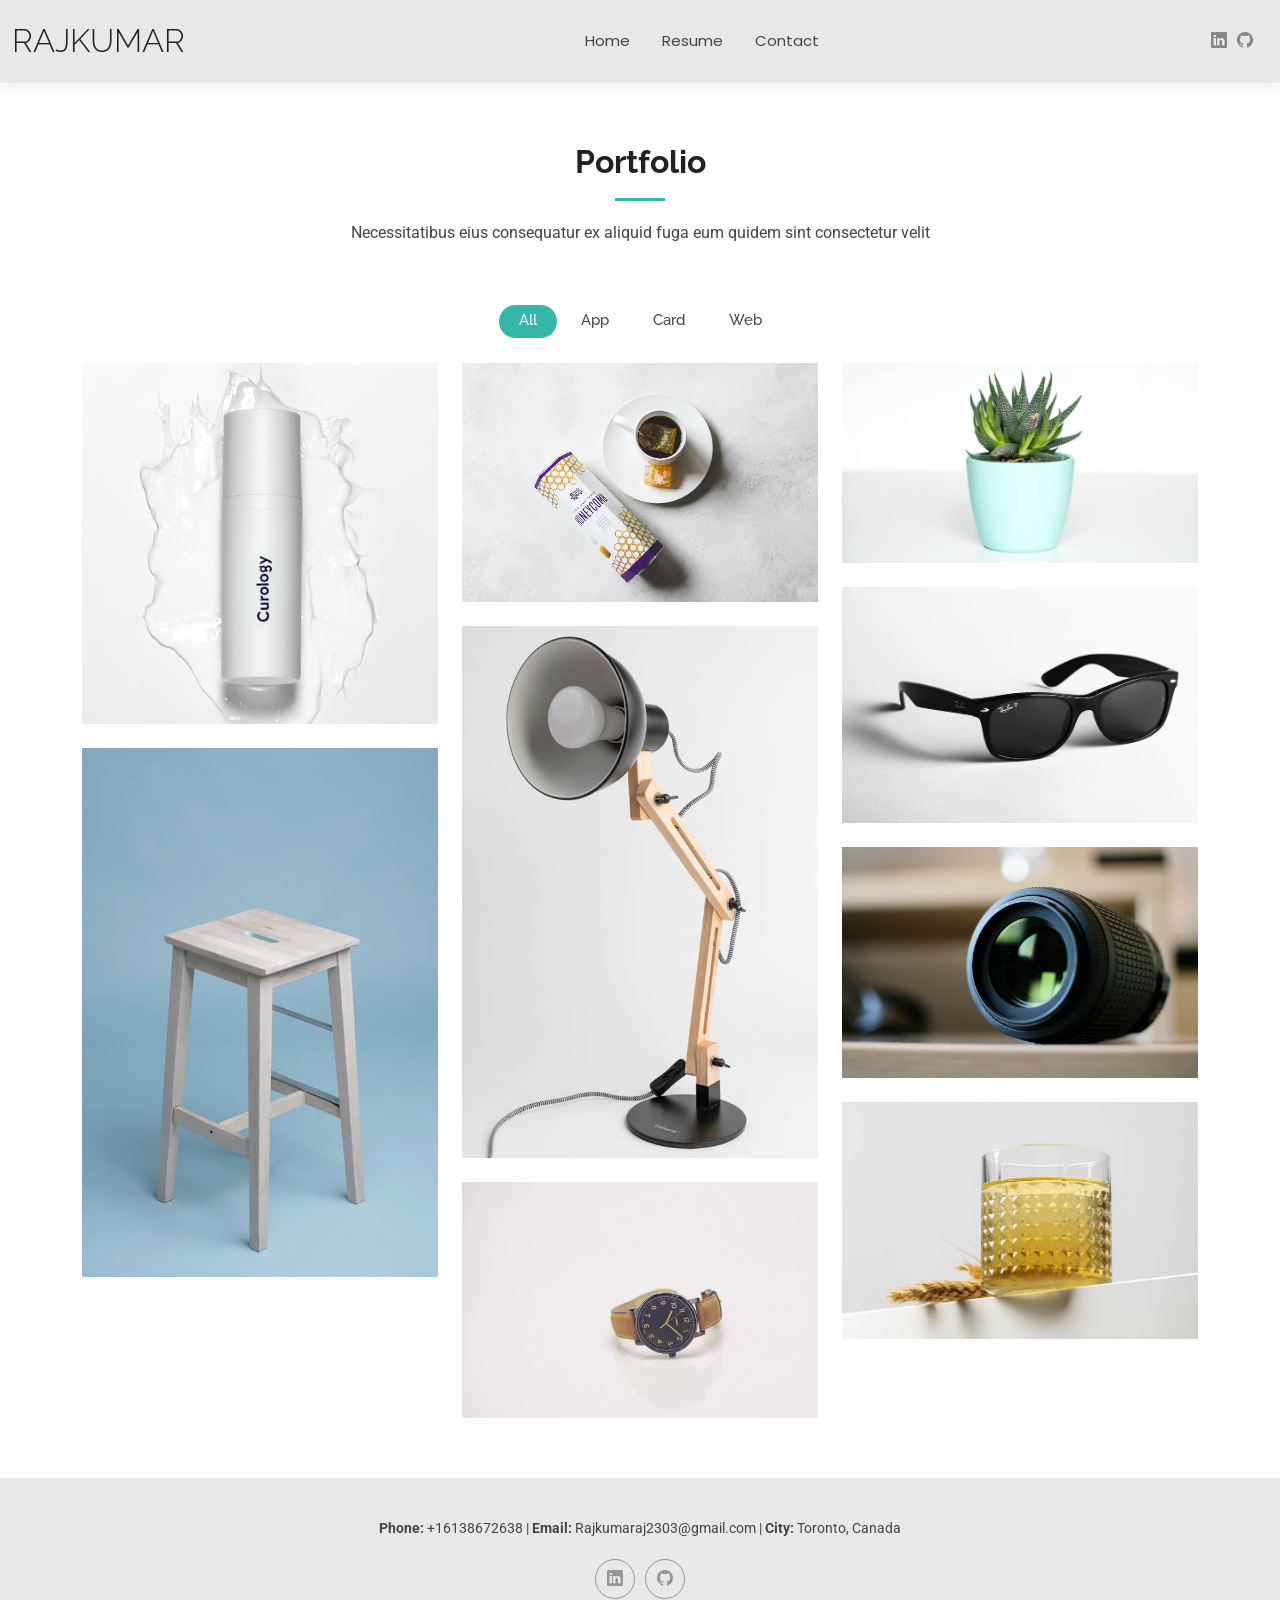
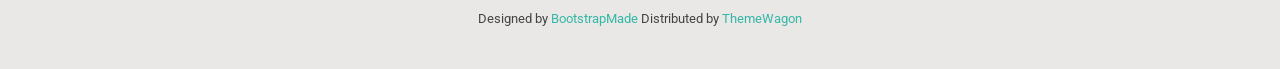
<file: portfolio.html>
<!DOCTYPE html>
<html lang="en">

<head>
  <meta charset="utf-8">
  <meta content="width=device-width, initial-scale=1.0" name="viewport">
  <title>Portfolio - Rajkumar Bootstrap Template</title>
  <meta name="description" co">
  <meta name="keywords" content="">

  <!-- Favicons -->
  <link href="assets/img/favicon.png" rel="icon">
  <link href="assets/img/apple-touch-icon.png" rel="apple-touch-icon">

  <!-- Fonts -->
  <link href="https://fonts.googleapis.com" rel="preconnect">
  <link href="https://fonts.gstatic.com" rel="preconnect" crossorigin>
  <link href="https://fonts.googleapis.com/css2?family=Roboto:ital,wght@0,100;0,300;0,400;0,500;0,700;0,900;1,100;1,300;1,400;1,500;1,700;1,900&family=Poppins:ital,wght@0,100;0,200;0,300;0,400;0,500;0,600;0,700;0,800;0,900;1,100;1,200;1,300;1,400;1,500;1,600;1,700;1,800;1,900&family=Raleway:ital,wght@0,100;0,200;0,300;0,400;0,500;0,600;0,700;0,800;0,900;1,100;1,200;1,300;1,400;1,500;1,600;1,700;1,800;1,900&display=swap" rel="stylesheet">

  <!-- Vendor CSS Files -->
  <link href="assets/vendor/bootstrap/css/bootstrap.min.css" rel="stylesheet">
  <link href="assets/vendor/bootstrap-icons/bootstrap-icons.css" rel="stylesheet">
  <link href="assets/vendor/aos/aos.css" rel="stylesheet">
  <link href="assets/vendor/swiper/swiper-bundle.min.css" rel="stylesheet">
  <link href="assets/vendor/glightbox/css/glightbox.min.css" rel="stylesheet">

  <!-- Main CSS File -->
  <link href="assets/css/main.css" rel="stylesheet">

  <!-- =======================================================
  * Template Name: Kelly
  * Template URL: https://bootstrapmade.com/kelly-free-bootstrap-cv-resume-html-template/
  * Updated: Aug 07 2024 with Bootstrap v5.3.3
  * Author: BootstrapMade.com
  * License: https://bootstrapmade.com/license/
  ======================================================== -->
</head>

<body class="portfolio-page">

  <header id="header" class="header d-flex align-items-center light-background sticky-top">
    <div class="container-fluid position-relative d-flex align-items-center justify-content-between">

      <a href="index.html" class="logo d-flex align-items-center me-auto me-xl-0">
        <!-- Uncomment the line below if you also wish to use an image logo -->
        <!-- <img src="assets/img/logo.png" alt=""> -->
        <h1 class="sitename">Rajkumar</h1>
      </a>

      <nav id="navmenu" class="navmenu">
        <ul>
          <li><a href="index.html">Home</a></li>
          <li><a href="resume.html">Resume</a></li>
          <!-- <li><a href="portfolio.html" class="active">Portfolio</a></li> -->
          <li><a href="contact.html">Contact</a></li>
        </ul>
        <i class="mobile-nav-toggle d-xl-none bi bi-list"></i>
      </nav>

            <div class="header-social-links">
        <a href="https://www.linkedin.com/in/rajkumar-a-j-621252187" class="linkedin"><i class="bi bi-linkedin"></i></a>
        <a href="https://github.com/Rajkumar-ArumugamJeeva?tab=repositories" class="github"><i class="bi bi-github"></i></a>
      </div>

    </div>
  </header>

  <main class="main">

    <!-- Portfolio Section -->
    <section id="portfolio" class="portfolio section">

      <!-- Section Title -->
      <div class="container section-title" data-aos="fade-up">
        <h2>Portfolio</h2>
        <p>Necessitatibus eius consequatur ex aliquid fuga eum quidem sint consectetur velit</p>
      </div><!-- End Section Title -->

      <div class="container">

        <div class="isotope-layout" data-default-filter="*" data-layout="masonry" data-sort="original-order">

          <ul class="portfolio-filters isotope-filters" data-aos="fade-up" data-aos-delay="100">
            <li data-filter="*" class="filter-active">All</li>
            <li data-filter=".filter-app">App</li>
            <li data-filter=".filter-product">Card</li>
            <li data-filter=".filter-branding">Web</li>
          </ul><!-- End Portfolio Filters -->

          <div class="row gy-4 isotope-container" data-aos="fade-up" data-aos-delay="200">

            <div class="col-lg-4 col-md-6 portfolio-item isotope-item filter-app">
              <img src="assets/img/masonry-portfolio/masonry-portfolio-1.jpg" class="img-fluid" alt="">
              <div class="portfolio-info">
                <h4>App 1</h4>
                <p>Lorem ipsum, dolor sit</p>
                <a href="assets/img/masonry-portfolio/masonry-portfolio-1.jpg" title="App 1" data-gallery="portfolio-gallery-app" class="glightbox preview-link"><i class="bi bi-zoom-in"></i></a>
                <a href="portfolio-details.html" title="More Details" class="details-link"><i class="bi bi-link-45deg"></i></a>
              </div>
            </div><!-- End Portfolio Item -->

            <div class="col-lg-4 col-md-6 portfolio-item isotope-item filter-product">
              <img src="assets/img/masonry-portfolio/masonry-portfolio-2.jpg" class="img-fluid" alt="">
              <div class="portfolio-info">
                <h4>Product 1</h4>
                <p>Lorem ipsum, dolor sit</p>
                <a href="assets/img/masonry-portfolio/masonry-portfolio-2.jpg" title="Product 1" data-gallery="portfolio-gallery-product" class="glightbox preview-link"><i class="bi bi-zoom-in"></i></a>
                <a href="portfolio-details.html" title="More Details" class="details-link"><i class="bi bi-link-45deg"></i></a>
              </div>
            </div><!-- End Portfolio Item -->

            <div class="col-lg-4 col-md-6 portfolio-item isotope-item filter-branding">
              <img src="assets/img/masonry-portfolio/masonry-portfolio-3.jpg" class="img-fluid" alt="">
              <div class="portfolio-info">
                <h4>Branding 1</h4>
                <p>Lorem ipsum, dolor sit</p>
                <a href="assets/img/masonry-portfolio/masonry-portfolio-3.jpg" title="Branding 1" data-gallery="portfolio-gallery-branding" class="glightbox preview-link"><i class="bi bi-zoom-in"></i></a>
                <a href="portfolio-details.html" title="More Details" class="details-link"><i class="bi bi-link-45deg"></i></a>
              </div>
            </div><!-- End Portfolio Item -->

            <div class="col-lg-4 col-md-6 portfolio-item isotope-item filter-app">
              <img src="assets/img/masonry-portfolio/masonry-portfolio-4.jpg" class="img-fluid" alt="">
              <div class="portfolio-info">
                <h4>App 2</h4>
                <p>Lorem ipsum, dolor sit</p>
                <a href="assets/img/masonry-portfolio/masonry-portfolio-4.jpg" title="App 2" data-gallery="portfolio-gallery-app" class="glightbox preview-link"><i class="bi bi-zoom-in"></i></a>
                <a href="portfolio-details.html" title="More Details" class="details-link"><i class="bi bi-link-45deg"></i></a>
              </div>
            </div><!-- End Portfolio Item -->

            <div class="col-lg-4 col-md-6 portfolio-item isotope-item filter-product">
              <img src="assets/img/masonry-portfolio/masonry-portfolio-5.jpg" class="img-fluid" alt="">
              <div class="portfolio-info">
                <h4>Product 2</h4>
                <p>Lorem ipsum, dolor sit</p>
                <a href="assets/img/masonry-portfolio/masonry-portfolio-5.jpg" title="Product 2" data-gallery="portfolio-gallery-product" class="glightbox preview-link"><i class="bi bi-zoom-in"></i></a>
                <a href="portfolio-details.html" title="More Details" class="details-link"><i class="bi bi-link-45deg"></i></a>
              </div>
            </div><!-- End Portfolio Item -->

            <div class="col-lg-4 col-md-6 portfolio-item isotope-item filter-branding">
              <img src="assets/img/masonry-portfolio/masonry-portfolio-6.jpg" class="img-fluid" alt="">
              <div class="portfolio-info">
                <h4>Branding 2</h4>
                <p>Lorem ipsum, dolor sit</p>
                <a href="assets/img/masonry-portfolio/masonry-portfolio-6.jpg" title="Branding 2" data-gallery="portfolio-gallery-branding" class="glightbox preview-link"><i class="bi bi-zoom-in"></i></a>
                <a href="portfolio-details.html" title="More Details" class="details-link"><i class="bi bi-link-45deg"></i></a>
              </div>
            </div><!-- End Portfolio Item -->

            <div class="col-lg-4 col-md-6 portfolio-item isotope-item filter-app">
              <img src="assets/img/masonry-portfolio/masonry-portfolio-7.jpg" class="img-fluid" alt="">
              <div class="portfolio-info">
                <h4>App 3</h4>
                <p>Lorem ipsum, dolor sit</p>
                <a href="assets/img/masonry-portfolio/masonry-portfolio-7.jpg" title="App 3" data-gallery="portfolio-gallery-app" class="glightbox preview-link"><i class="bi bi-zoom-in"></i></a>
                <a href="portfolio-details.html" title="More Details" class="details-link"><i class="bi bi-link-45deg"></i></a>
              </div>
            </div><!-- End Portfolio Item -->

            <div class="col-lg-4 col-md-6 portfolio-item isotope-item filter-product">
              <img src="assets/img/masonry-portfolio/masonry-portfolio-8.jpg" class="img-fluid" alt="">
              <div class="portfolio-info">
                <h4>Product 3</h4>
                <p>Lorem ipsum, dolor sit</p>
                <a href="assets/img/masonry-portfolio/masonry-portfolio-8.jpg" title="Product 3" data-gallery="portfolio-gallery-product" class="glightbox preview-link"><i class="bi bi-zoom-in"></i></a>
                <a href="portfolio-details.html" title="More Details" class="details-link"><i class="bi bi-link-45deg"></i></a>
              </div>
            </div><!-- End Portfolio Item -->

            <div class="col-lg-4 col-md-6 portfolio-item isotope-item filter-branding">
              <img src="assets/img/masonry-portfolio/masonry-portfolio-9.jpg" class="img-fluid" alt="">
              <div class="portfolio-info">
                <h4>Branding 3</h4>
                <p>Lorem ipsum, dolor sit</p>
                <a href="assets/img/masonry-portfolio/masonry-portfolio-9.jpg" title="Branding 2" data-gallery="portfolio-gallery-branding" class="glightbox preview-link"><i class="bi bi-zoom-in"></i></a>
                <a href="portfolio-details.html" title="More Details" class="details-link"><i class="bi bi-link-45deg"></i></a>
              </div>
            </div><!-- End Portfolio Item -->

          </div><!-- End Portfolio Container -->

        </div>

      </div>

    </section><!-- /Portfolio Section -->

  </main>

  <footer id="footer" class="footer light-background">

    <div class="container">
      <div class="contact-info text-center mb-3">
        <p><strong>Phone:</strong> +16138672638 | <strong>Email:</strong> Rajkumaraj2303@gmail.com | <strong>City:</strong> Toronto, Canada</p>
      </div>
      <div class="social-links d-flex justify-content-center">
        <a href="https://www.linkedin.com/in/rajkumar-a-j-621252187"><i class="bi bi-linkedin"></i></a>
        <a href="https://github.com/Rajkumar-ArumugamJeeva?tab=repositories"><i class="bi bi-github"></i></a>
      </div>
      <div class="credits">
        <!-- All the links in the footer should remain intact. -->
        <!-- You can delete the links only if you've purchased the pro version. -->
        <!-- Licensing information: https://bootstrapmade.com/license/ -->
        <!-- Purchase the pro version with working PHP/AJAX contact form: [buy-url] -->
        Designed by <a href="https://bootstrapmade.com/">BootstrapMade</a> Distributed by <a href=“https://themewagon.com>ThemeWagon
      </div>
    </div>

  </footer>

  <!-- Scroll Top -->
  <a href="#" id="scroll-top" class="scroll-top d-flex align-items-center justify-content-center"><i class="bi bi-arrow-up-short"></i></a>

  <!-- Preloader -->
  <div id="preloader"></div>

  <!-- Vendor JS Files -->
  <script src="assets/vendor/bootstrap/js/bootstrap.bundle.min.js"></script>
  <script src="assets/vendor/php-email-form/validate.js"></script>
  <script src="assets/vendor/aos/aos.js"></script>
  <script src="assets/vendor/waypoints/noframework.waypoints.js"></script>
  <script src="assets/vendor/purecounter/purecounter_vanilla.js"></script>
  <script src="assets/vendor/swiper/swiper-bundle.min.js"></script>
  <script src="assets/vendor/glightbox/js/glightbox.min.js"></script>
  <script src="assets/vendor/imagesloaded/imagesloaded.pkgd.min.js"></script>
  <script src="assets/vendor/isotope-layout/isotope.pkgd.min.js"></script>

  <!-- Main JS File -->
  <script src="assets/js/main.js"></script>

</body>

</html>
</file>
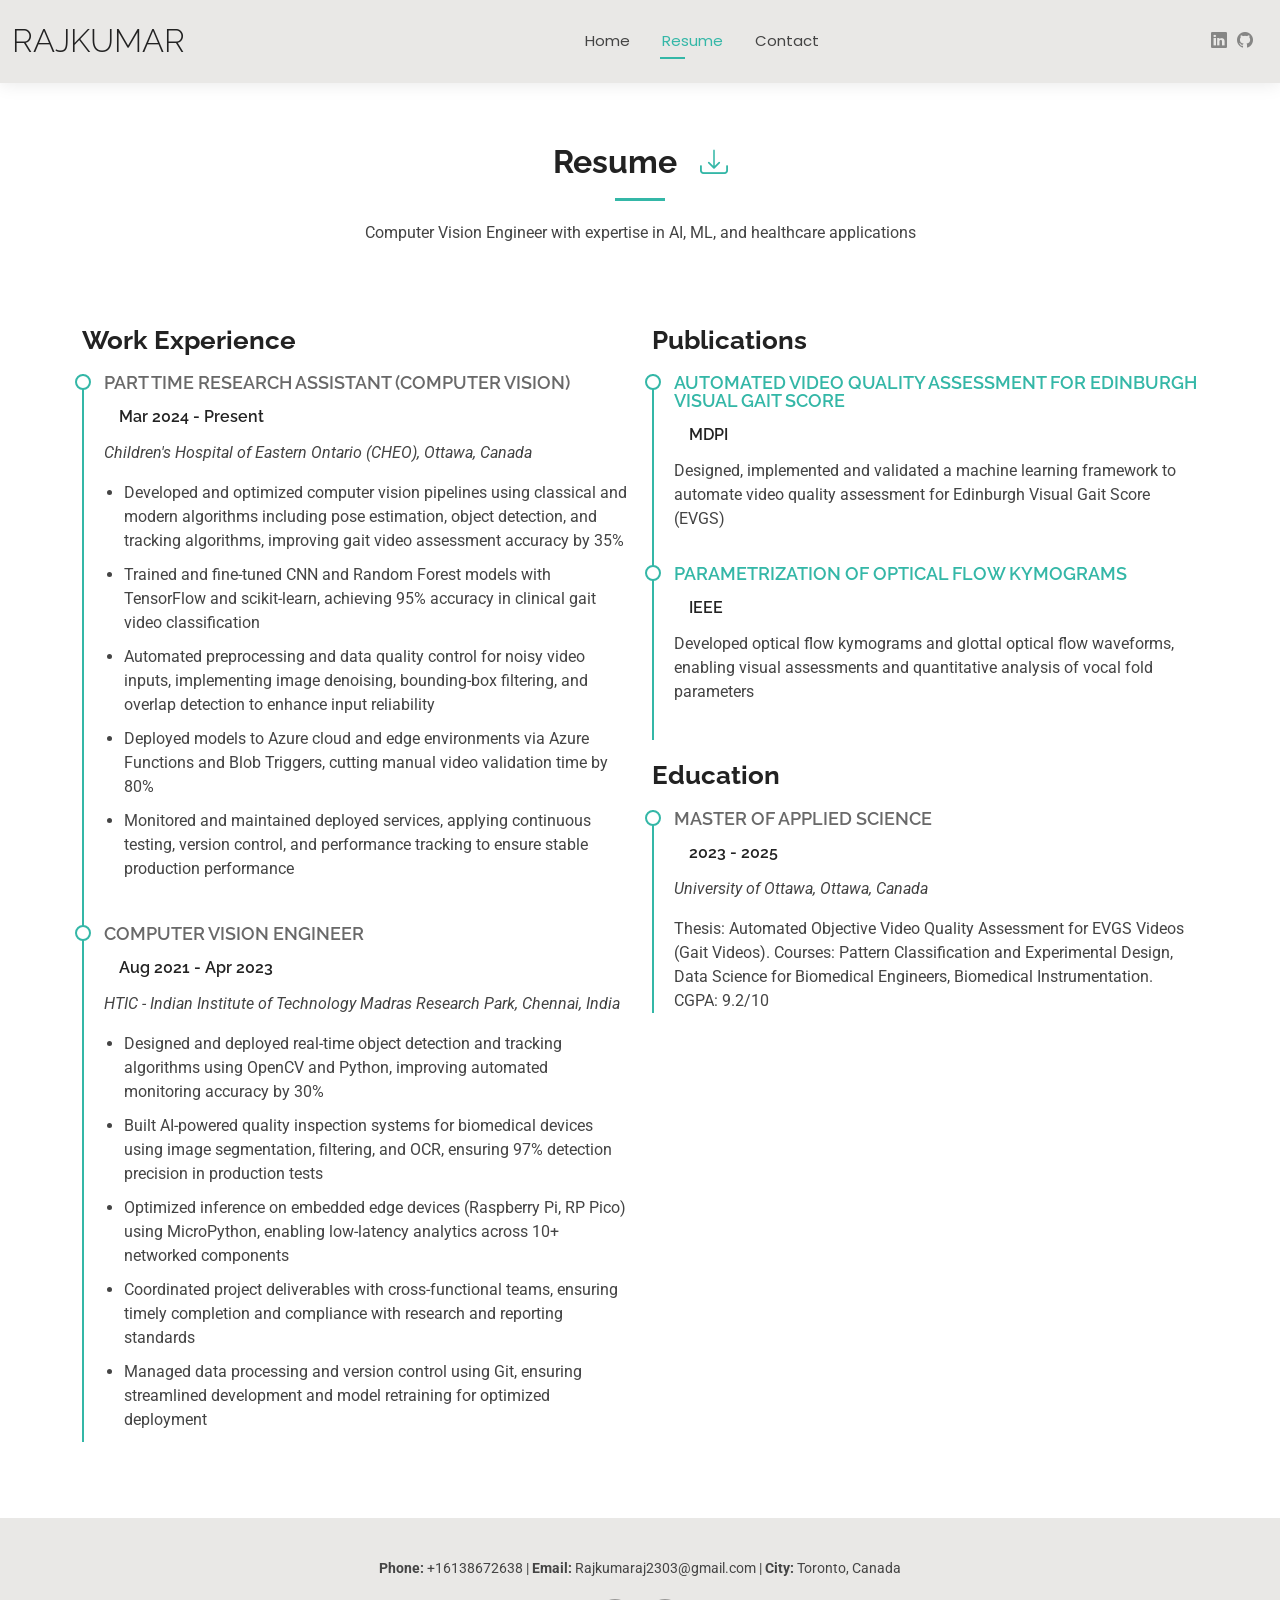
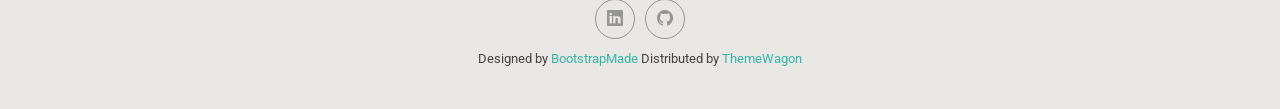
<file: resume.html>
<!DOCTYPE html>
<html lang="en">

<head>
  <meta charset="utf-8">
  <meta content="width=device-width, initial-scale=1.0" name="viewport">
  <title>Resume - Rajkumar Arumugam Jeeva</title>
  <meta name="description" content="Computer Vision Engineer and Research Assistant Resume - Rajkumar Arumugam Jeeva">
  <meta name="keywords" content="Computer Vision, AI, Machine Learning, Research, Resume, CV">

  <!-- Favicons -->
  <link href="assets/img/favicon.png" rel="icon">
  <link href="assets/img/apple-touch-icon.png" rel="apple-touch-icon">

  <!-- Fonts -->
  <link href="https://fonts.googleapis.com" rel="preconnect">
  <link href="https://fonts.gstatic.com" rel="preconnect" crossorigin>
  <link href="https://fonts.googleapis.com/css2?family=Roboto:ital,wght@0,100;0,300;0,400;0,500;0,700;0,900;1,100;1,300;1,400;1,500;1,700;1,900&family=Poppins:ital,wght@0,100;0,200;0,300;0,400;0,500;0,600;0,700;0,800;0,900;1,100;1,200;1,300;1,400;1,500;1,600;1,700;1,800;1,900&family=Raleway:ital,wght@0,100;0,200;0,300;0,400;0,500;0,600;0,700;0,800;0,900;1,100;1,200;1,300;1,400;1,500;1,600;1,700;1,800;1,900&display=swap" rel="stylesheet">

  <!-- Vendor CSS Files -->
  <link href="assets/vendor/bootstrap/css/bootstrap.min.css" rel="stylesheet">
  <link href="assets/vendor/bootstrap-icons/bootstrap-icons.css" rel="stylesheet">
  <link href="assets/vendor/aos/aos.css" rel="stylesheet">
  <link href="assets/vendor/swiper/swiper-bundle.min.css" rel="stylesheet">
  <link href="assets/vendor/glightbox/css/glightbox.min.css" rel="stylesheet">

  <!-- Main CSS File -->
  <link href="assets/css/main.css" rel="stylesheet">

  <!-- =======================================================
  * Template Name: Kelly
  * Template URL: https://bootstrapmade.com/kelly-free-bootstrap-cv-resume-html-template/
  * Updated: Aug 07 2024 with Bootstrap v5.3.3
  * Author: BootstrapMade.com
  * License: https://bootstrapmade.com/license/
  ======================================================== -->
</head>

<body class="resume-page">

  <header id="header" class="header d-flex align-items-center light-background sticky-top">
    <div class="container-fluid position-relative d-flex align-items-center justify-content-between">

      <a href="index.html" class="logo d-flex align-items-center me-auto me-xl-0">
        <!-- Uncomment the line below if you also wish to use an image logo -->
        <!-- <img src="assets/img/logo.png" alt=""> -->
        <h1 class="sitename">Rajkumar </h1>
      </a>

      <nav id="navmenu" class="navmenu">
        <ul>
          <li><a href="index.html">Home</a></li>
          <li><a href="resume.html" class="active">Resume</a></li>
          <!-- <li><a href="portfolio.html">Portfolio</a></li> -->
          <li><a href="contact.html">Contact</a></li>
        </ul>
        <i class="mobile-nav-toggle d-xl-none bi bi-list"></i>
      </nav>

      <div class="header-social-links">
        <a href="https://www.linkedin.com/in/rajkumar-a-j-621252187" class="linkedin"><i class="bi bi-linkedin"></i></a>
        <a href="https://github.com/Rajkumar-ArumugamJeeva?tab=repositories" class="github"><i class="bi bi-github"></i></a>
      </div>

    </div>
  </header>

  <main class="main">

    <!-- Resume Section -->
    <section id="resume" class="resume section">

      <!-- Section Title -->
      <div class="container section-title" data-aos="fade-up">
        <h2>Resume 
          <a href="assets/Rajkumar_Arumugam_Jeeva_ResumeCV.pdf" download="Rajkumar_Arumugam_Jeeva_Resume.pdf" class="download-resume" title="Download Resume PDF" style="color: var(--accent-color); text-decoration: none; margin-left: 15px; font-size: 28px;">
            <i class="bi bi-download"></i>
          </a>
        </h2>
        <p>Computer Vision Engineer with expertise in AI, ML, and healthcare applications</p>
      </div><!-- End Section Title -->

      <div class="container">

        <div class="row">

          <div class="col-lg-6" data-aos="fade-up" data-aos-delay="100">
            <h3 class="resume-title">Work Experience</h3>
            <div class="resume-item">
              <h4>Part Time Research Assistant (Computer Vision)</h4>
              <h5>Mar 2024 - Present</h5>
              <p><em>Children's Hospital of Eastern Ontario (CHEO), Ottawa, Canada</em></p>
              <ul>
                <li>Developed and optimized computer vision pipelines using classical and modern algorithms including pose estimation, object detection, and tracking algorithms, improving gait video assessment accuracy by 35%</li>
                <li>Trained and fine-tuned CNN and Random Forest models with TensorFlow and scikit-learn, achieving 95% accuracy in clinical gait video classification</li>
                <li>Automated preprocessing and data quality control for noisy video inputs, implementing image denoising, bounding-box filtering, and overlap detection to enhance input reliability</li>
                <li>Deployed models to Azure cloud and edge environments via Azure Functions and Blob Triggers, cutting manual video validation time by 80%</li>
                <li>Monitored and maintained deployed services, applying continuous testing, version control, and performance tracking to ensure stable production performance</li>
              </ul>
            </div><!-- End Resume Item -->

            <div class="resume-item">
              <h4>Computer Vision Engineer</h4>
              <h5>Aug 2021 - Apr 2023</h5>
              <p><em>HTIC - Indian Institute of Technology Madras Research Park, Chennai, India</em></p>
              <ul>
                <li>Designed and deployed real-time object detection and tracking algorithms using OpenCV and Python, improving automated monitoring accuracy by 30%</li>
                <li>Built AI-powered quality inspection systems for biomedical devices using image segmentation, filtering, and OCR, ensuring 97% detection precision in production tests</li>
                <li>Optimized inference on embedded edge devices (Raspberry Pi, RP Pico) using MicroPython, enabling low-latency analytics across 10+ networked components</li>
                <li>Coordinated project deliverables with cross-functional teams, ensuring timely completion and compliance with research and reporting standards</li>
                <li>Managed data processing and version control using Git, ensuring streamlined development and model retraining for optimized deployment</li>
              </ul>
            </div><!-- End Resume Item -->

          </div>

          <div class="col-lg-6" data-aos="fade-up" data-aos-delay="200">
            <h3 class="resume-title">Publications</h3>
            <div class="resume-item">
              <h4><a href="https://www.mdpi.com/2409-9279/8/4/71" target="_blank">Automated Video Quality Assessment for Edinburgh Visual Gait Score</a></h4>
              <h5>MDPI</h5>
              <p>Designed, implemented and validated a machine learning framework to automate video quality assessment for Edinburgh Visual Gait Score (EVGS)</p>
            </div><!-- End Resume Item -->

            <div class="resume-item">
              <h4><a href="https://www.researchgate.net/profile/Panchami-Baskaran/publication/370149673_Parametrization_of_Optical_Flow_Kymograms/links/6642e92b7091b94e9326f8bc/Parametrization-of-Optical-Flow-Kymograms.pdf" target="_blank">Parametrization of Optical Flow Kymograms</a></h4>
              <h5>IEEE</h5>
              <p>Developed optical flow kymograms and glottal optical flow waveforms, enabling visual assessments and quantitative analysis of vocal fold parameters</p>
            </div><!-- End Resume Item -->

            <h3 class="resume-title">Education</h3>
            <div class="resume-item">
              <h4>Master of Applied Science</h4>
              <h5>2023 - 2025</h5>
              <p><em>University of Ottawa, Ottawa, Canada</em></p>
              <p>Thesis: Automated Objective Video Quality Assessment for EVGS Videos (Gait Videos). Courses: Pattern Classification and Experimental Design, Data Science for Biomedical Engineers, Biomedical Instrumentation. CGPA: 9.2/10</p>
            </div><!-- End Resume Item -->

          </div>

        </div>

      </div>

    </section><!-- /Resume Section -->

  </main>

  <footer id="footer" class="footer light-background">

    <div class="container">
      <div class="contact-info text-center mb-3">
        <p><strong>Phone:</strong> +16138672638 | <strong>Email:</strong> Rajkumaraj2303@gmail.com | <strong>City:</strong> Toronto, Canada</p>
      </div>
      <div class="social-links d-flex justify-content-center">
        <a href="https://www.linkedin.com/in/rajkumar-a-j-621252187"><i class="bi bi-linkedin"></i></a>
        <a href="https://github.com/Rajkumar-ArumugamJeeva?tab=repositories"><i class="bi bi-github"></i></a>
      </div>
      <div class="credits">
        <!-- All the links in the footer should remain intact. -->
        <!-- You can delete the links only if you've purchased the pro version. -->
        <!-- Licensing information: https://bootstrapmade.com/license/ -->
        <!-- Purchase the pro version with working PHP/AJAX contact form: [buy-url] -->
        Designed by <a href="https://bootstrapmade.com/">BootstrapMade</a> Distributed by <a href=“https://themewagon.com>ThemeWagon
      </div>
    </div>

  </footer>

  <!-- Scroll Top -->
  <a href="#" id="scroll-top" class="scroll-top d-flex align-items-center justify-content-center"><i class="bi bi-arrow-up-short"></i></a>

  <!-- Preloader -->
  <div id="preloader"></div>

  <!-- Vendor JS Files -->
  <script src="assets/vendor/bootstrap/js/bootstrap.bundle.min.js"></script>
  <script src="assets/vendor/php-email-form/validate.js"></script>
  <script src="assets/vendor/aos/aos.js"></script>
  <script src="assets/vendor/waypoints/noframework.waypoints.js"></script>
  <script src="assets/vendor/purecounter/purecounter_vanilla.js"></script>
  <script src="assets/vendor/swiper/swiper-bundle.min.js"></script>
  <script src="assets/vendor/glightbox/js/glightbox.min.js"></script>
  <script src="assets/vendor/imagesloaded/imagesloaded.pkgd.min.js"></script>
  <script src="assets/vendor/isotope-layout/isotope.pkgd.min.js"></script>

  <!-- Main JS File -->
  <script src="assets/js/main.js"></script>

</body>

</html>
</file>
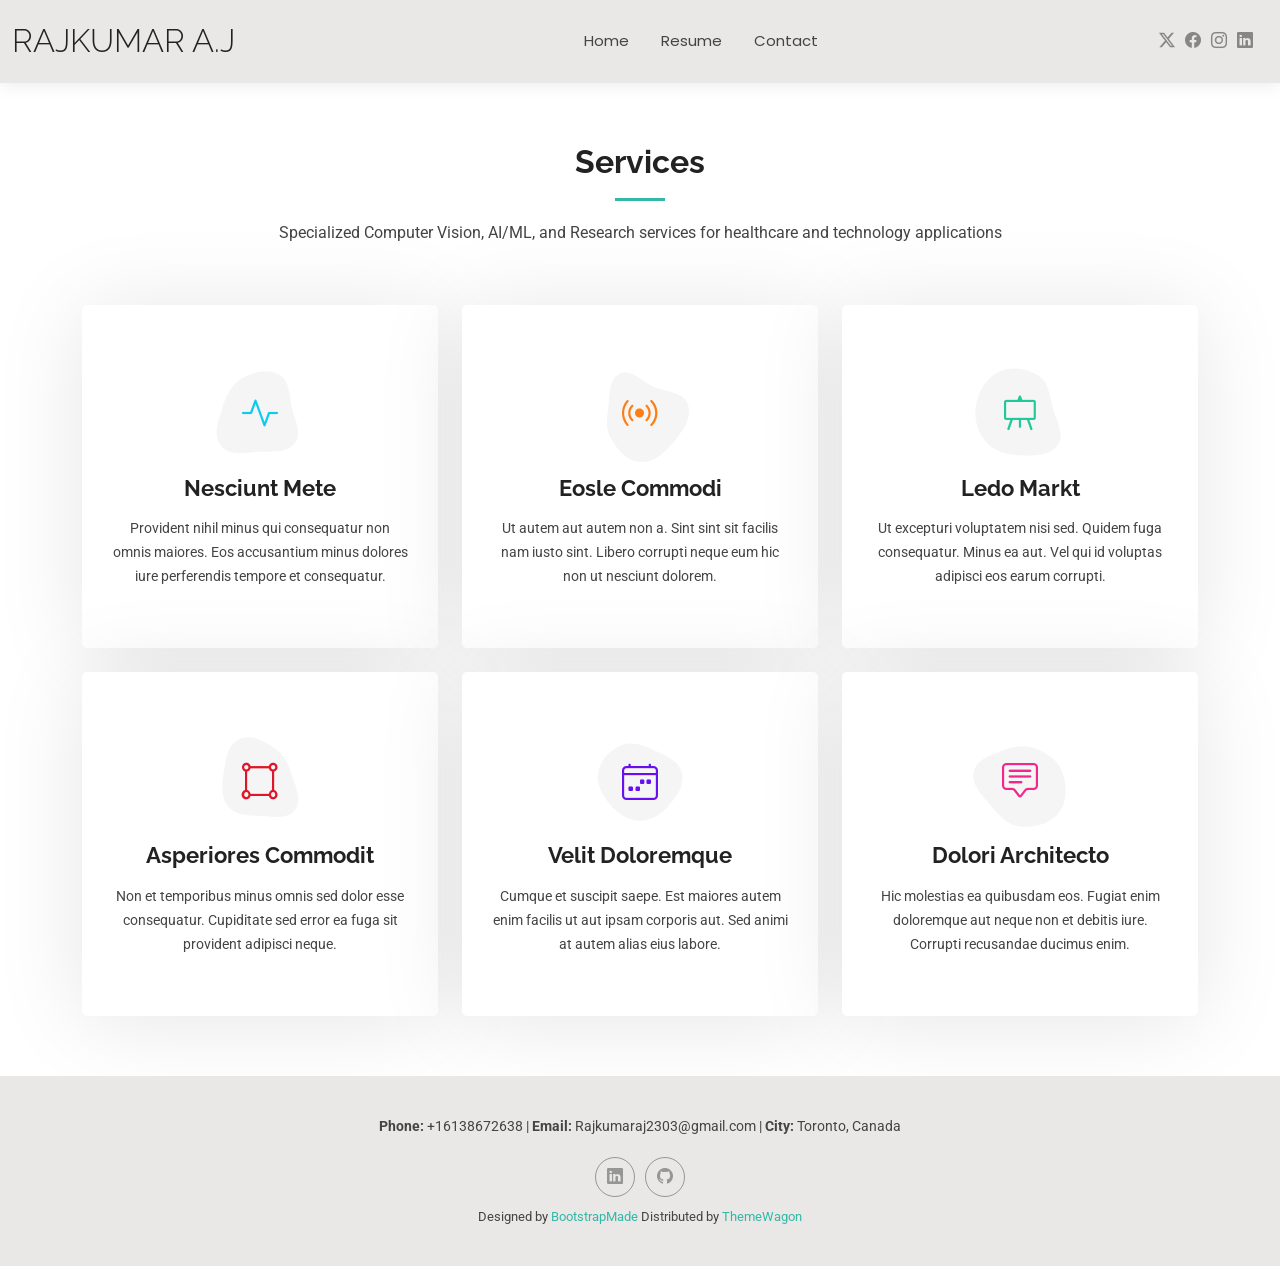
<file: services.html>
<!DOCTYPE html>
<html lang="en">

<head>
  <meta charset="utf-8">
  <meta content="width=device-width, initial-scale=1.0" name="viewport">
  <title>Services - Rajkumar Arumugam Jeeva</title>
  <meta name="descriptitent="Computer Vision, AI/ML, and Research Services by Rajkumar Arumugam Jeeva">
  <meta name="keywords" content="Computer Vision Services, AI ML Consulting, Research Services, Video Analytics">

  <!-- Favicons -->
  <link href="assets/img/favicon.png" rel="icon">
  <link href="assets/img/apple-touch-icon.png" rel="apple-touch-icon">

  <!-- Fonts -->
  <link href="https://fonts.googleapis.com" rel="preconnect">
  <link href="https://fonts.gstatic.com" rel="preconnect" crossorigin>
  <link href="https://fonts.googleapis.com/css2?family=Roboto:ital,wght@0,100;0,300;0,400;0,500;0,700;0,900;1,100;1,300;1,400;1,500;1,700;1,900&family=Poppins:ital,wght@0,100;0,200;0,300;0,400;0,500;0,600;0,700;0,800;0,900;1,100;1,200;1,300;1,400;1,500;1,600;1,700;1,800;1,900&family=Raleway:ital,wght@0,100;0,200;0,300;0,400;0,500;0,600;0,700;0,800;0,900;1,100;1,200;1,300;1,400;1,500;1,600;1,700;1,800;1,900&display=swap" rel="stylesheet">

  <!-- Vendor CSS Files -->
  <link href="assets/vendor/bootstrap/css/bootstrap.min.css" rel="stylesheet">
  <link href="assets/vendor/bootstrap-icons/bootstrap-icons.css" rel="stylesheet">
  <link href="assets/vendor/aos/aos.css" rel="stylesheet">
  <link href="assets/vendor/swiper/swiper-bundle.min.css" rel="stylesheet">
  <link href="assets/vendor/glightbox/css/glightbox.min.css" rel="stylesheet">

  <!-- Main CSS File -->
  <link href="assets/css/main.css" rel="stylesheet">

  <!-- =======================================================
  * Template Name: Kelly
  * Template URL: https://bootstrapmade.com/kelly-free-bootstrap-cv-resume-html-template/
  * Updated: Aug 07 2024 with Bootstrap v5.3.3
  * Author: BootstrapMade.com
  * License: https://bootstrapmade.com/license/
  ======================================================== -->
</head>

<body class="services-page">

  <header id="header" class="header d-flex align-items-center light-background sticky-top">
    <div class="container-fluid position-relative d-flex align-items-center justify-content-between">

      <a href="index.html" class="logo d-flex align-items-center me-auto me-xl-0">
        <!-- Uncomment the line below if you also wish to use an image logo -->
        <!-- <img src="assets/img/logo.png" alt=""> -->
        <h1 class="sitename">Rajkumar A.J</h1>
      </a>

      <nav id="navmenu" class="navmenu">
        <ul>
          <li><a href="index.html">Home</a></li>
          <li><a href="resume.html">Resume</a></li>
          <!-- <li><a href="portfolio.html">Portfolio</a></li> -->
          <li><a href="contact.html">Contact</a></li>
        </ul>
        <i class="mobile-nav-toggle d-xl-none bi bi-list"></i>
      </nav>

      <div class="header-social-links">
        <a href="#" class="twitter"><i class="bi bi-twitter-x"></i></a>
        <a href="#" class="facebook"><i class="bi bi-facebook"></i></a>
        <a href="#" class="instagram"><i class="bi bi-instagram"></i></a>
        <a href="https://www.linkedin.com/in/rajkumar-a-j-621252187" class="linkedin"><i class="bi bi-linkedin"></i></a>
      </div>

    </div>
  </header>

  <main class="main">

    <!-- Services Section -->
    <section id="services" class="services section">

      <!-- Section Title -->
      <div class="container section-title" data-aos="fade-up">
        <h2>Services</h2>
        <p>Specialized Computer Vision, AI/ML, and Research services for healthcare and technology applications</p>
      </div><!-- End Section Title -->

      <div class="container">

        <div class="row gy-4">

          <div class="col-lg-4 col-md-6" data-aos="fade-up" data-aos-delay="100">
            <div class="service-item item-cyan position-relative">
              <div class="icon">
                <svg width="100" height="100" viewBox="0 0 600 600" xmlns="http://www.w3.org/2000/svg">
                  <path stroke="none" stroke-width="0" fill="#f5f5f5" d="M300,521.0016835830174C376.1290562159157,517.8887921683347,466.0731472004068,529.7835943286574,510.70327084640275,468.03025145048787C554.3714126377745,407.6079735673963,508.03601936045806,328.9844924480964,491.2728898941984,256.3432110539036C474.5976632858925,184.082847569629,479.9380746630129,96.60480741107993,416.23090153303,58.64404602377083C348.86323505073057,18.502131276798302,261.93793281208167,40.57373210992963,193.5410806939664,78.93577620505333C130.42746243093433,114.334589627462,98.30271207620316,179.96522072025542,76.75703585869454,249.04625023123273C51.97151888228291,328.5150500222984,13.704378332031375,421.85034740162234,66.52175969318436,486.19268352777647C119.04800174914682,550.1803526380478,217.28368757567262,524.383925680826,300,521.0016835830174"></path>
                </svg>
                <i class="bi bi-activity"></i>
              </div>
              <a href="#" class="stretched-link">
                <h3>Nesciunt Mete</h3>
              </a>
              <p>Provident nihil minus qui consequatur non omnis maiores. Eos accusantium minus dolores iure perferendis tempore et consequatur.</p>
            </div>
          </div><!-- End Service Item -->

          <div class="col-lg-4 col-md-6" data-aos="fade-up" data-aos-delay="200">
            <div class="service-item item-orange position-relative">
              <div class="icon">
                <svg width="100" height="100" viewBox="0 0 600 600" xmlns="http://www.w3.org/2000/svg">
                  <path stroke="none" stroke-width="0" fill="#f5f5f5" d="M300,582.0697525312426C382.5290701553225,586.8405444964366,449.9789794690241,525.3245884688669,502.5850820975895,461.55621195738473C556.606425686781,396.0723002908107,615.8543463187945,314.28637112970534,586.6730223649479,234.56875336149918C558.9533121215079,158.8439757836574,454.9685369536778,164.00468322053177,381.49747125262974,130.76875717737553C312.15926192815925,99.40240125094834,248.97055460311594,18.661163978235184,179.8680185752513,50.54337015887873C110.5421016452524,82.52863877960104,119.82277516462835,180.83849132639028,109.12597500060166,256.43424936330496C100.08760227029461,320.3096726198365,92.17705696193138,384.0621239912766,124.79988738764834,439.7174275375508C164.83382741302287,508.01625554203684,220.96474134820875,577.5009287672846,300,582.0697525312426"></path>
                </svg>
                <i class="bi bi-broadcast"></i>
              </div>
              <a href="#" class="stretched-link">
                <h3>Eosle Commodi</h3>
              </a>
              <p>Ut autem aut autem non a. Sint sint sit facilis nam iusto sint. Libero corrupti neque eum hic non ut nesciunt dolorem.</p>
            </div>
          </div><!-- End Service Item -->

          <div class="col-lg-4 col-md-6" data-aos="fade-up" data-aos-delay="300">
            <div class="service-item item-teal position-relative">
              <div class="icon">
                <svg width="100" height="100" viewBox="0 0 600 600" xmlns="http://www.w3.org/2000/svg">
                  <path stroke="none" stroke-width="0" fill="#f5f5f5" d="M300,541.5067337569781C382.14930387511276,545.0595476570109,479.8736841581634,548.3450877840088,526.4010558755058,480.5488172755941C571.5218469581645,414.80211281144784,517.5187510058486,332.0715597781072,496.52539010469104,255.14436215662573C477.37192572678356,184.95920475031193,473.57363656557914,105.61284051026155,413.0603344069578,65.22779650032875C343.27470386102294,18.654635553484475,251.2091493199835,5.337323636656869,175.0934190732945,40.62881213300186C97.87086631185822,76.43348514350839,51.98124368387456,156.15599469081315,36.44837278890362,239.84606092416172C21.716077023791087,319.22268207091537,43.775223500013084,401.1760424656574,96.891909868211,461.97329694683043C147.22146801428983,519.5804099606455,223.5754009179313,538.201503339737,300,541.5067337569781"></path>
                </svg>
                <i class="bi bi-easel"></i>
              </div>
              <a href="#" class="stretched-link">
                <h3>Ledo Markt</h3>
              </a>
              <p>Ut excepturi voluptatem nisi sed. Quidem fuga consequatur. Minus ea aut. Vel qui id voluptas adipisci eos earum corrupti.</p>
            </div>
          </div><!-- End Service Item -->

          <div class="col-lg-4 col-md-6" data-aos="fade-up" data-aos-delay="400">
            <div class="service-item item-red position-relative">
              <div class="icon">
                <svg width="100" height="100" viewBox="0 0 600 600" xmlns="http://www.w3.org/2000/svg">
                  <path stroke="none" stroke-width="0" fill="#f5f5f5" d="M300,503.46388370962813C374.79870501325706,506.71871716319447,464.8034551963731,527.1746412648533,510.4981551193396,467.86667711651364C555.9287308511215,408.9015244558933,512.6030010748507,327.5744911775523,490.211057578863,256.5855673507754C471.097692560561,195.9906835881958,447.69079081568157,138.11976852964426,395.19560036434837,102.3242989838813C329.3053358748298,57.3949838291264,248.02791733380457,8.279543830951368,175.87071277845988,42.242879143198664C103.41431057327972,76.34704239035025,93.79494320519305,170.9812938413882,81.28167332365135,250.07896920659033C70.17666984294237,320.27484674793965,64.84698225790005,396.69656628748305,111.28512138212992,450.4950937839243C156.20124167950087,502.5303643271138,231.32542653798444,500.4755392045468,300,503.46388370962813"></path>
                </svg>
                <i class="bi bi-bounding-box-circles"></i>
              </div>
              <a href="#" class="stretched-link">
                <h3>Asperiores Commodit</h3>
              </a>
              <p>Non et temporibus minus omnis sed dolor esse consequatur. Cupiditate sed error ea fuga sit provident adipisci neque.</p>
              <a href="#" class="stretched-link"></a>
            </div>
          </div><!-- End Service Item -->

          <div class="col-lg-4 col-md-6" data-aos="fade-up" data-aos-delay="500">
            <div class="service-item item-indigo position-relative">
              <div class="icon">
                <svg width="100" height="100" viewBox="0 0 600 600" xmlns="http://www.w3.org/2000/svg">
                  <path stroke="none" stroke-width="0" fill="#f5f5f5" d="M300,532.3542879108572C369.38199826031484,532.3153073249985,429.10787420159085,491.63046689027357,474.5244479745417,439.17860296908856C522.8885846962883,383.3225815378663,569.1668002868075,314.3205725914397,550.7432151929288,242.7694973846089C532.6665558377875,172.5657663291529,456.2379748765914,142.6223662098291,390.3689995646985,112.34683881706744C326.66090330228417,83.06452184765237,258.84405631176094,53.51806209861945,193.32584062364296,78.48882559362697C121.61183558270385,105.82097193414197,62.805066853699245,167.19869350419734,48.57481801355237,242.6138429142374C34.843463184063346,315.3850353017275,76.69343916112496,383.4422959591041,125.22947124332185,439.3748458443577C170.7312796277747,491.8107796887764,230.57421082200815,532.3932930995766,300,532.3542879108572"></path>
                </svg>
                <i class="bi bi-calendar4-week icon"></i>
              </div>
              <a href="#" class="stretched-link">
                <h3>Velit Doloremque</h3>
              </a>
              <p>Cumque et suscipit saepe. Est maiores autem enim facilis ut aut ipsam corporis aut. Sed animi at autem alias eius labore.</p>
              <a href="#" class="stretched-link"></a>
            </div>
          </div><!-- End Service Item -->

          <div class="col-lg-4 col-md-6" data-aos="fade-up" data-aos-delay="600">
            <div class="service-item item-pink position-relative">
              <div class="icon">
                <svg width="100" height="100" viewBox="0 0 600 600" xmlns="http://www.w3.org/2000/svg">
                  <path stroke="none" stroke-width="0" fill="#f5f5f5" d="M300,566.797414625762C385.7384707136149,576.1784315230908,478.7894351017131,552.8928747891023,531.9192734346935,484.94944893311C584.6109503024035,417.5663521118492,582.489472248146,322.67544863468447,553.9536738515405,242.03673114598146C529.1557734026468,171.96086150256528,465.24506316201064,127.66468636344209,395.9583748389544,100.7403814666027C334.2173773831606,76.7482773500951,269.4350130405921,84.62216499799875,207.1952322260088,107.2889140133804C132.92018162631612,134.33871894543012,41.79353780512637,160.00259165414826,22.644507872594943,236.69541883565114C3.319112789854554,314.0945973066697,72.72355303640163,379.243833228382,124.04198916343866,440.3218312028393C172.9286146004772,498.5055451809895,224.45579914871206,558.5317968840102,300,566.797414625762"></path>
                </svg>
                <i class="bi bi-chat-square-text"></i>
              </div>
              <a href="#" class="stretched-link">
                <h3>Dolori Architecto</h3>
              </a>
              <p>Hic molestias ea quibusdam eos. Fugiat enim doloremque aut neque non et debitis iure. Corrupti recusandae ducimus enim.</p>
              <a href="#" class="stretched-link"></a>
            </div>
          </div><!-- End Service Item -->

        </div>

      </div>

    </section><!-- /Services Section -->

  </main>

  <footer id="footer" class="footer light-background">

    <div class="container">
      <div class="contact-info text-center mb-3">
        <p><strong>Phone:</strong> +16138672638 | <strong>Email:</strong> Rajkumaraj2303@gmail.com | <strong>City:</strong> Toronto, Canada</p>
      </div>
      <div class="social-links d-flex justify-content-center">
        <a href="https://www.linkedin.com/in/rajkumar-a-j-621252187"><i class="bi bi-linkedin"></i></a>
        <a href="https://github.com/Rajkumar-ArumugamJeeva?tab=repositories"><i class="bi bi-github"></i></a>
      </div>
      <div class="credits">
        <!-- All the links in the footer should remain intact. -->
        <!-- You can delete the links only if you've purchased the pro version. -->
        <!-- Licensing information: https://bootstrapmade.com/license/ -->
        <!-- Purchase the pro version with working PHP/AJAX contact form: [buy-url] -->
        Designed by <a href="https://bootstrapmade.com/">BootstrapMade</a> Distributed by <a href=“https://themewagon.com>ThemeWagon
      </div>
    </div>

  </footer>

  <!-- Scroll Top -->
  <a href="#" id="scroll-top" class="scroll-top d-flex align-items-center justify-content-center"><i class="bi bi-arrow-up-short"></i></a>

  <!-- Preloader -->
  <div id="preloader"></div>

  <!-- Vendor JS Files -->
  <script src="assets/vendor/bootstrap/js/bootstrap.bundle.min.js"></script>
  <script src="assets/vendor/php-email-form/validate.js"></script>
  <script src="assets/vendor/aos/aos.js"></script>
  <script src="assets/vendor/waypoints/noframework.waypoints.js"></script>
  <script src="assets/vendor/purecounter/purecounter_vanilla.js"></script>
  <script src="assets/vendor/swiper/swiper-bundle.min.js"></script>
  <script src="assets/vendor/glightbox/js/glightbox.min.js"></script>
  <script src="assets/vendor/imagesloaded/imagesloaded.pkgd.min.js"></script>
  <script src="assets/vendor/isotope-layout/isotope.pkgd.min.js"></script>

  <!-- Main JS File -->
  <script src="assets/js/main.js"></script>

</body>

</html>
</file>
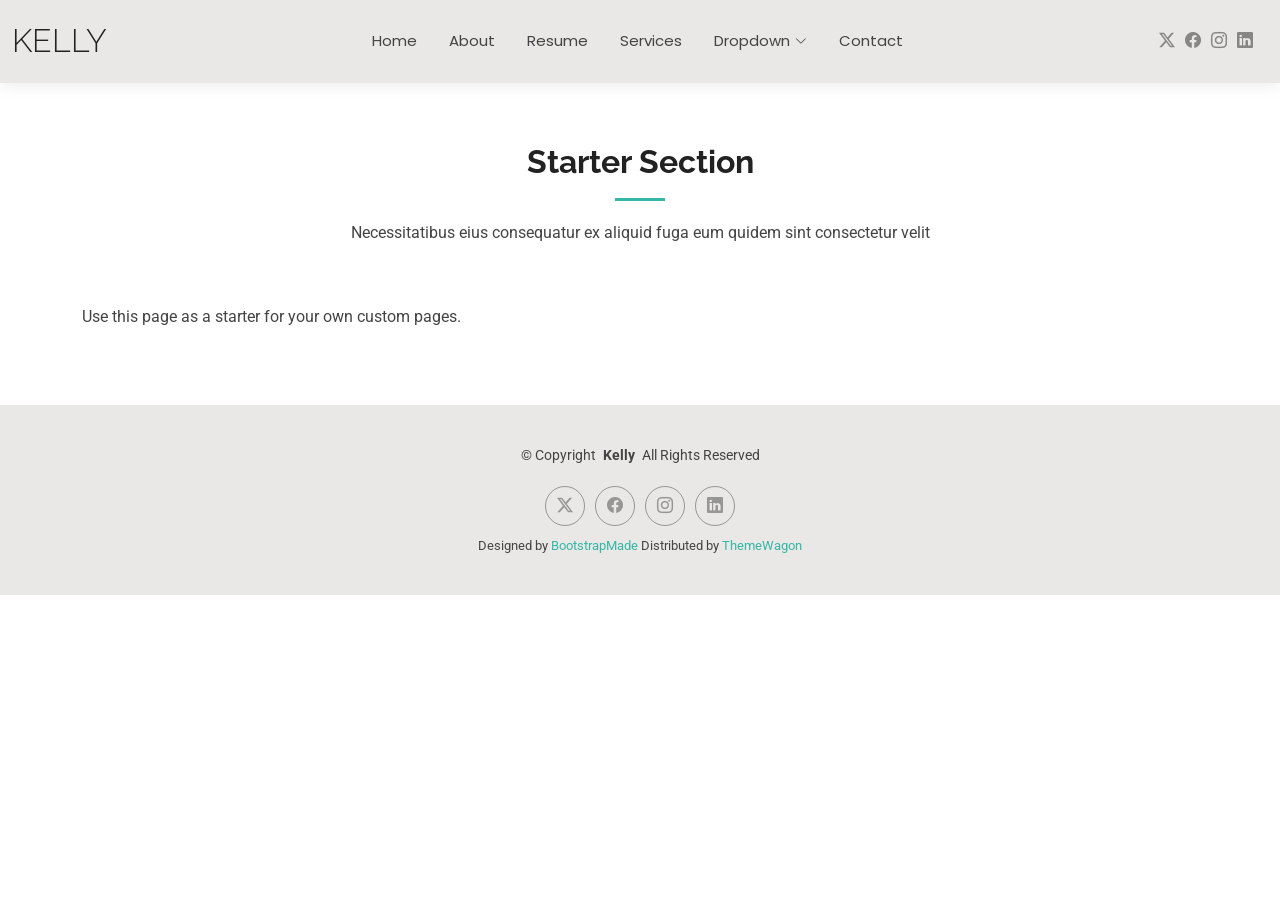
<file: starter-page.html>
<!DOCTYPE html>
<html lang="en">

<head>
  <meta charset="utf-8">
  <meta content="width=device-width, initial-scale=1.0" name="viewport">
  <title>Starter Page - Kelly Bootstrap Template</title>
  <meta name="description" content="">
  <meta name="keywords" content="">

  <!-- Favicons -->
  <link href="assets/img/favicon.png" rel="icon">
  <link href="assets/img/apple-touch-icon.png" rel="apple-touch-icon">

  <!-- Fonts -->
  <link href="https://fonts.googleapis.com" rel="preconnect">
  <link href="https://fonts.gstatic.com" rel="preconnect" crossorigin>
  <link href="https://fonts.googleapis.com/css2?family=Roboto:ital,wght@0,100;0,300;0,400;0,500;0,700;0,900;1,100;1,300;1,400;1,500;1,700;1,900&family=Poppins:ital,wght@0,100;0,200;0,300;0,400;0,500;0,600;0,700;0,800;0,900;1,100;1,200;1,300;1,400;1,500;1,600;1,700;1,800;1,900&family=Raleway:ital,wght@0,100;0,200;0,300;0,400;0,500;0,600;0,700;0,800;0,900;1,100;1,200;1,300;1,400;1,500;1,600;1,700;1,800;1,900&display=swap" rel="stylesheet">

  <!-- Vendor CSS Files -->
  <link href="assets/vendor/bootstrap/css/bootstrap.min.css" rel="stylesheet">
  <link href="assets/vendor/bootstrap-icons/bootstrap-icons.css" rel="stylesheet">
  <link href="assets/vendor/aos/aos.css" rel="stylesheet">
  <link href="assets/vendor/swiper/swiper-bundle.min.css" rel="stylesheet">
  <link href="assets/vendor/glightbox/css/glightbox.min.css" rel="stylesheet">

  <!-- Main CSS File -->
  <link href="assets/css/main.css" rel="stylesheet">

  <!-- =======================================================
  * Template Name: Kelly
  * Template URL: https://bootstrapmade.com/kelly-free-bootstrap-cv-resume-html-template/
  * Updated: Aug 07 2024 with Bootstrap v5.3.3
  * Author: BootstrapMade.com
  * License: https://bootstrapmade.com/license/
  ======================================================== -->
</head>

<body class="starter-page-page">

  <header id="header" class="header d-flex align-items-center light-background sticky-top">
    <div class="container-fluid position-relative d-flex align-items-center justify-content-between">

      <a href="index.html" class="logo d-flex align-items-center me-auto me-xl-0">
        <!-- Uncomment the line below if you also wish to use an image logo -->
        <!-- <img src="assets/img/logo.png" alt=""> -->
        <h1 class="sitename">Kelly</h1>
      </a>

      <nav id="navmenu" class="navmenu">
        <ul>
          <li><a href="index.html">Home</a></li>
          <li><a href="about.html">About</a></li>
          <li><a href="resume.html">Resume</a></li>
          <li><a href="services.html">Services</a></li>
          <!-- <li><a href="portfolio.html">Portfolio</a></li> -->
          <li class="dropdown"><a href="#"><span>Dropdown</span> <i class="bi bi-chevron-down toggle-dropdown"></i></a>
            <ul>
              <li><a href="#">Dropdown 1</a></li>
              <li class="dropdown"><a href="#"><span>Deep Dropdown</span> <i class="bi bi-chevron-down toggle-dropdown"></i></a>
                <ul>
                  <li><a href="#">Deep Dropdown 1</a></li>
                  <li><a href="#">Deep Dropdown 2</a></li>
                  <li><a href="#">Deep Dropdown 3</a></li>
                  <li><a href="#">Deep Dropdown 4</a></li>
                  <li><a href="#">Deep Dropdown 5</a></li>
                </ul>
              </li>
              <li><a href="#">Dropdown 2</a></li>
              <li><a href="#">Dropdown 3</a></li>
              <li><a href="#">Dropdown 4</a></li>
            </ul>
          </li>
          <li><a href="contact.html">Contact</a></li>
        </ul>
        <i class="mobile-nav-toggle d-xl-none bi bi-list"></i>
      </nav>

      <div class="header-social-links">
        <a href="#" class="twitter"><i class="bi bi-twitter-x"></i></a>
        <a href="#" class="facebook"><i class="bi bi-facebook"></i></a>
        <a href="#" class="instagram"><i class="bi bi-instagram"></i></a>
        <a href="#" class="linkedin"><i class="bi bi-linkedin"></i></a>
      </div>

    </div>
  </header>

  <main class="main">

    <!-- Starter Section Section -->
    <section id="starter-section" class="starter-section section">

      <!-- Section Title -->
      <div class="container section-title" data-aos="fade-up">
        <h2>Starter Section</h2>
        <p>Necessitatibus eius consequatur ex aliquid fuga eum quidem sint consectetur velit</p>
      </div><!-- End Section Title -->

      <div class="container" data-aos="fade-up">
        <p>Use this page as a starter for your own custom pages.</p>
      </div>

    </section><!-- /Starter Section Section -->

  </main>

  <footer id="footer" class="footer light-background">

    <div class="container">
      <div class="copyright text-center ">
        <p>© <span>Copyright</span> <strong class="px-1 sitename">Kelly</strong> <span>All Rights Reserved<br></span></p>
      </div>
      <div class="social-links d-flex justify-content-center">
        <a href=""><i class="bi bi-twitter-x"></i></a>
        <a href=""><i class="bi bi-facebook"></i></a>
        <a href=""><i class="bi bi-instagram"></i></a>
        <a href=""><i class="bi bi-linkedin"></i></a>
      </div>
      <div class="credits">
        <!-- All the links in the footer should remain intact. -->
        <!-- You can delete the links only if you've purchased the pro version. -->
        <!-- Licensing information: https://bootstrapmade.com/license/ -->
        <!-- Purchase the pro version with working PHP/AJAX contact form: [buy-url] -->
        Designed by <a href="https://bootstrapmade.com/">BootstrapMade</a> Distributed by <a href=“https://themewagon.com>ThemeWagon
      </div>
    </div>

  </footer>

  <!-- Scroll Top -->
  <a href="#" id="scroll-top" class="scroll-top d-flex align-items-center justify-content-center"><i class="bi bi-arrow-up-short"></i></a>

  <!-- Preloader -->
  <div id="preloader"></div>

  <!-- Vendor JS Files -->
  <script src="assets/vendor/bootstrap/js/bootstrap.bundle.min.js"></script>
  <script src="assets/vendor/php-email-form/validate.js"></script>
  <script src="assets/vendor/aos/aos.js"></script>
  <script src="assets/vendor/waypoints/noframework.waypoints.js"></script>
  <script src="assets/vendor/purecounter/purecounter_vanilla.js"></script>
  <script src="assets/vendor/swiper/swiper-bundle.min.js"></script>
  <script src="assets/vendor/glightbox/js/glightbox.min.js"></script>
  <script src="assets/vendor/imagesloaded/imagesloaded.pkgd.min.js"></script>
  <script src="assets/vendor/isotope-layout/isotope.pkgd.min.js"></script>

  <!-- Main JS File -->
  <script src="assets/js/main.js"></script>

</body>

</html>
</file>
<file: assets/css/main.css>
/**
* Template Name: Kelly
* Template URL: https://bootstrapmade.com/kelly-free-bootstrap-cv-resume-html-template/
* Updated: Aug 07 2024 with Bootstrap v5.3.3
* Author: BootstrapMade.com
* License: https://bootstrapmade.com/license/
*/

/*--------------------------------------------------------------
# Font & Color Variables
# Help: https://bootstrapmade.com/color-system/
--------------------------------------------------------------*/
/* Fonts */
:root {
  --default-font: "Roboto",  system-ui, -apple-system, "Segoe UI", Roboto, "Helvetica Neue", Arial, "Noto Sans", "Liberation Sans", sans-serif, "Apple Color Emoji", "Segoe UI Emoji", "Segoe UI Symbol", "Noto Color Emoji";
  --heading-font: "Raleway",  sans-serif;
  --nav-font: "Poppins",  sans-serif;
}

/* Global Colors - The following color variables are used throughout the website. Updating them here will change the color scheme of the entire website */
:root { 
  --background-color: #ffffff; /* Background color for the entire website, including individual sections */
  --default-color: #444444; /* Default color used for the majority of the text content across the entire website */
  --heading-color: #222222; /* Color for headings, subheadings and title throughout the website */
  --accent-color: #34b7a7; /* Accent color that represents your brand on the website. It's used for buttons, links, and other elements that need to stand out */
  --surface-color: #ffffff; /* The surface color is used as a background of boxed elements within sections, such as cards, icon boxes, or other elements that require a visual separation from the global background. */
  --contrast-color: #ffffff; /* Contrast color for text, ensuring readability against backgrounds of accent, heading, or default colors. */
}

/* Nav Menu Colors - The following color variables are used specifically for the navigation menu. They are separate from the global colors to allow for more customization options */
:root {
  --nav-color: #444444;  /* The default color of the main navmenu links */
  --nav-hover-color: #34b7a7; /* Applied to main navmenu links when they are hovered over or active */
  --nav-mobile-background-color: #ffffff; /* Used as the background color for mobile navigation menu */
  --nav-dropdown-background-color: #ffffff; /* Used as the background color for dropdown items that appear when hovering over primary navigation items */
  --nav-dropdown-color: #444444; /* Used for navigation links of the dropdown items in the navigation menu. */
  --nav-dropdown-hover-color: #34b7a7; /* Similar to --nav-hover-color, this color is applied to dropdown navigation links when they are hovered over. */
}

/* Color Presets - These classes override global colors when applied to any section or element, providing reuse of the sam color scheme. */

.light-background {
  --background-color: #e9e8e6;
  --surface-color: #ffffff;
}

.dark-background {
  --background-color: #060606;
  --default-color: #ffffff;
  --heading-color: #ffffff;
  --surface-color: #252525;
  --contrast-color: #ffffff;
}

/* Smooth scroll */
:root {
  scroll-behavior: smooth;
}

/*--------------------------------------------------------------
# General Styling & Shared Classes
--------------------------------------------------------------*/
body {
  color: var(--default-color);
  background-color: var(--background-color);
  font-family: var(--default-font);
}

a {
  color: var(--accent-color);
  text-decoration: none;
  transition: 0.3s;
}

a:hover {
  color: color-mix(in srgb, var(--accent-color), transparent 25%);
  text-decoration: none;
}

h1,
h2,
h3,
h4,
h5,
h6 {
  color: var(--heading-color);
  font-family: var(--heading-font);
}

/* PHP Email Form Messages
------------------------------*/
.php-email-form .error-message {
  display: none;
  background: #df1529;
  color: #ffffff;
  text-align: left;
  padding: 15px;
  margin-bottom: 24px;
  font-weight: 600;
}

.php-email-form .sent-message {
  display: none;
  color: #ffffff;
  background: #059652;
  text-align: center;
  padding: 15px;
  margin-bottom: 24px;
  font-weight: 600;
}

.php-email-form .loading {
  display: none;
  background: var(--surface-color);
  text-align: center;
  padding: 15px;
  margin-bottom: 24px;
}

.php-email-form .loading:before {
  content: "";
  display: inline-block;
  border-radius: 50%;
  width: 24px;
  height: 24px;
  margin: 0 10px -6px 0;
  border: 3px solid var(--accent-color);
  border-top-color: var(--surface-color);
  animation: php-email-form-loading 1s linear infinite;
}

@keyframes php-email-form-loading {
  0% {
    transform: rotate(0deg);
  }

  100% {
    transform: rotate(360deg);
  }
}

/*--------------------------------------------------------------
# Global Header
--------------------------------------------------------------*/
.header {
  color: var(--default-color);
  background-color: var(--background-color);
  padding: 15px 0;
  transition: all 0.5s;
  z-index: 997;
  box-shadow: 0px 0 18px rgba(0, 0, 0, 0.1);
}

.header .logo {
  line-height: 1;
}

.header .logo img {
  max-height: 36px;
  margin-right: 8px;
}

.header .logo h1 {
  font-size: 32px;
  margin: 0;
  font-weight: 300;
  text-transform: uppercase;
  color: var(--heading-color);
}

.header .header-social-links {
  padding-right: 15px;
}

.header .header-social-links a {
  color: color-mix(in srgb, var(--default-color), transparent 40%);
  padding-left: 6px;
  display: inline-block;
  transition: 0.3s;
  font-size: 16px;
}

.header .header-social-links a:hover {
  color: var(--accent-color);
}

.header .header-social-links a i {
  line-height: 0px;
}

@media (max-width: 1200px) {
  .header .logo {
    order: 1;
  }

  .header .header-social-links {
    order: 2;
  }

  .header .navmenu {
    order: 3;
  }
}

/*--------------------------------------------------------------
# Navigation Menu
--------------------------------------------------------------*/
/* Desktop Navigation */
@media (min-width: 1200px) {
  .navmenu {
    padding: 0;
  }

  .navmenu ul {
    margin: 0;
    padding: 0;
    display: flex;
    list-style: none;
    align-items: center;
  }

  .navmenu li {
    position: relative;
  }

  .navmenu>ul>li {
    white-space: nowrap;
    padding: 15px 14px;
  }

  .navmenu>ul>li:last-child {
    padding-right: 0;
  }

  .navmenu a,
  .navmenu a:focus {
    color: var(--nav-color);
    font-size: 15px;
    padding: 0 2px;
    font-family: var(--nav-font);
    font-weight: 400;
    display: flex;
    align-items: center;
    justify-content: space-between;
    white-space: nowrap;
    transition: 0.3s;
    position: relative;
  }

  .navmenu a i,
  .navmenu a:focus i {
    font-size: 12px;
    line-height: 0;
    margin-left: 5px;
    transition: 0.3s;
  }

  .navmenu>ul>li>a:before {
    content: "";
    position: absolute;
    height: 2px;
    bottom: -6px;
    left: 0;
    background-color: var(--nav-hover-color);
    visibility: hidden;
    width: 0px;
    transition: all 0.3s ease-in-out 0s;
  }

  .navmenu a:hover:before,
  .navmenu li:hover>a:before,
  .navmenu .active:before {
    visibility: visible;
    width: 25px;
  }

  .navmenu li:hover>a,
  .navmenu .active,
  .navmenu .active:focus {
    color: var(--nav-hover-color);
  }

  .navmenu .dropdown ul {
    margin: 0;
    padding: 10px 0;
    background: var(--nav-dropdown-background-color);
    display: block;
    position: absolute;
    visibility: hidden;
    left: 14px;
    top: 130%;
    opacity: 0;
    transition: 0.3s;
    border-radius: 4px;
    z-index: 99;
    box-shadow: 0px 0px 30px rgba(0, 0, 0, 0.1);
  }

  .navmenu .dropdown ul li {
    min-width: 200px;
  }

  .navmenu .dropdown ul a {
    padding: 10px 20px;
    font-size: 15px;
    text-transform: none;
    color: var(--nav-dropdown-color);
  }

  .navmenu .dropdown ul a i {
    font-size: 12px;
  }

  .navmenu .dropdown ul a:hover,
  .navmenu .dropdown ul .active:hover,
  .navmenu .dropdown ul li:hover>a {
    color: var(--nav-dropdown-hover-color);
  }

  .navmenu .dropdown:hover>ul {
    opacity: 1;
    top: 100%;
    visibility: visible;
  }

  .navmenu .dropdown .dropdown ul {
    top: 0;
    left: -90%;
    visibility: hidden;
  }

  .navmenu .dropdown .dropdown:hover>ul {
    opacity: 1;
    top: 0;
    left: -100%;
    visibility: visible;
  }
}

/* Mobile Navigation */
@media (max-width: 1199px) {
  .mobile-nav-toggle {
    color: var(--nav-color);
    font-size: 28px;
    line-height: 0;
    margin-right: 10px;
    cursor: pointer;
    transition: color 0.3s;
  }

  .navmenu {
    padding: 0;
    z-index: 9997;
  }

  .navmenu ul {
    display: none;
    list-style: none;
    position: absolute;
    inset: 60px 20px 20px 20px;
    padding: 10px 0;
    margin: 0;
    border-radius: 6px;
    background-color: var(--nav-mobile-background-color);
    border: 1px solid color-mix(in srgb, var(--default-color), transparent 90%);
    box-shadow: none;
    overflow-y: auto;
    transition: 0.3s;
    z-index: 9998;
  }

  .navmenu a,
  .navmenu a:focus {
    color: var(--nav-dropdown-color);
    padding: 10px 20px;
    font-family: var(--nav-font);
    font-size: 17px;
    font-weight: 500;
    display: flex;
    align-items: center;
    justify-content: space-between;
    white-space: nowrap;
    transition: 0.3s;
  }

  .navmenu a i,
  .navmenu a:focus i {
    font-size: 12px;
    line-height: 0;
    margin-left: 5px;
    width: 30px;
    height: 30px;
    display: flex;
    align-items: center;
    justify-content: center;
    border-radius: 50%;
    transition: 0.3s;
    background-color: color-mix(in srgb, var(--accent-color), transparent 90%);
  }

  .navmenu a i:hover,
  .navmenu a:focus i:hover {
    background-color: var(--accent-color);
    color: var(--contrast-color);
  }

  .navmenu a:hover,
  .navmenu .active,
  .navmenu .active:focus {
    color: var(--nav-dropdown-hover-color);
  }

  .navmenu .active i,
  .navmenu .active:focus i {
    background-color: var(--accent-color);
    color: var(--contrast-color);
    transform: rotate(180deg);
  }

  .navmenu .dropdown ul {
    position: static;
    display: none;
    z-index: 99;
    padding: 10px 0;
    margin: 10px 20px;
    background-color: var(--nav-dropdown-background-color);
    transition: all 0.5s ease-in-out;
  }

  .navmenu .dropdown ul ul {
    background-color: rgba(33, 37, 41, 0.1);
  }

  .navmenu .dropdown>.dropdown-active {
    display: block;
    background-color: rgba(33, 37, 41, 0.03);
  }

  .mobile-nav-active {
    overflow: hidden;
  }

  .mobile-nav-active .mobile-nav-toggle {
    color: #fff;
    position: absolute;
    font-size: 32px;
    top: 15px;
    right: 15px;
    margin-right: 0;
    z-index: 9999;
  }

  .mobile-nav-active .navmenu {
    position: fixed;
    overflow: hidden;
    inset: 0;
    background: rgba(33, 37, 41, 0.8);
    transition: 0.3s;
  }

  .mobile-nav-active .navmenu>ul {
    display: block;
  }
}

/*--------------------------------------------------------------
# Global Footer
--------------------------------------------------------------*/
.footer {
  color: var(--default-color);
  background-color: var(--background-color);
  font-size: 14px;
  padding: 40px 0;
  position: relative;
}

.footer .copyright p {
  margin-bottom: 0;
}

.footer .social-links {
  margin-top: 20px;
}

.footer .social-links a {
  display: flex;
  align-items: center;
  justify-content: center;
  width: 40px;
  height: 40px;
  border-radius: 50%;
  border: 1px solid color-mix(in srgb, var(--default-color), transparent 50%);
  font-size: 16px;
  color: color-mix(in srgb, var(--default-color), transparent 50%);
  margin: 0 5px;
  transition: 0.3s;
}

.footer .social-links a:hover {
  color: var(--accent-color);
  border-color: var(--accent-color);
}

.footer .credits {
  margin-top: 10px;
  font-size: 13px;
  text-align: center;
}

/*--------------------------------------------------------------
# Preloader
--------------------------------------------------------------*/
#preloader {
  position: fixed;
  inset: 0;
  z-index: 9999;
  overflow: hidden;
  background-color: var(--background-color);
  transition: all 0.6s ease-out;
  width: 100%;
  height: 100vh;
}

#preloader:before,
#preloader:after {
  content: "";
  position: absolute;
  border: 4px solid var(--accent-color);
  border-radius: 50%;
  animation: animate-preloader 2s cubic-bezier(0, 0.2, 0.8, 1) infinite;
}

#preloader:after {
  animation-delay: -0.5s;
}

@keyframes animate-preloader {
  0% {
    width: 10px;
    height: 10px;
    top: calc(50% - 5px);
    left: calc(50% - 5px);
    opacity: 1;
  }

  100% {
    width: 72px;
    height: 72px;
    top: calc(50% - 36px);
    left: calc(50% - 36px);
    opacity: 0;
  }
}

/*--------------------------------------------------------------
# Scroll Top Button
--------------------------------------------------------------*/
.scroll-top {
  position: fixed;
  visibility: hidden;
  opacity: 0;
  right: 15px;
  bottom: -15px;
  z-index: 99999;
  background-color: var(--accent-color);
  width: 44px;
  height: 44px;
  border-radius: 50px;
  transition: all 0.4s;
}

.scroll-top i {
  font-size: 24px;
  color: var(--contrast-color);
  line-height: 0;
}

.scroll-top:hover {
  background-color: color-mix(in srgb, var(--accent-color), transparent 20%);
  color: var(--contrast-color);
}

.scroll-top.active {
  visibility: visible;
  opacity: 1;
  bottom: 15px;
}

/*--------------------------------------------------------------
# Disable aos animation delay on mobile devices
--------------------------------------------------------------*/
@media screen and (max-width: 768px) {
  [data-aos-delay] {
    transition-delay: 0 !important;
  }
}

/*--------------------------------------------------------------
# Global Page Titles & Breadcrumbs
--------------------------------------------------------------*/
.page-title {
  color: var(--default-color);
  background-color: var(--background-color);
  padding: 25px 0;
  position: relative;
  border-bottom: 1px solid color-mix(in srgb, var(--default-color), transparent 85%);
}

.page-title h1 {
  font-size: 24px;
  font-weight: 400;
}

.page-title .breadcrumbs ol {
  display: flex;
  flex-wrap: wrap;
  list-style: none;
  padding: 0;
  margin: 0;
  font-size: 14px;
  font-weight: 400;
}

.page-title .breadcrumbs ol li+li {
  padding-left: 10px;
}

.page-title .breadcrumbs ol li+li::before {
  content: "/";
  display: inline-block;
  padding-right: 10px;
  color: color-mix(in srgb, var(--default-color), transparent 70%);
}

/*--------------------------------------------------------------
# Global Sections
--------------------------------------------------------------*/
section,
.section {
  color: var(--default-color);
  background-color: var(--background-color);
  padding: 60px 0;
  scroll-margin-top: 100px;
  overflow: clip;
}

@media (max-width: 1199px) {

  section,
  .section {
    scroll-margin-top: 66px;
  }
}

/*--------------------------------------------------------------
# Global Section Titles
--------------------------------------------------------------*/
.section-title {
  text-align: center;
  padding-bottom: 60px;
  position: relative;
}

.section-title h2 {
  font-size: 32px;
  font-weight: 700;
  margin-bottom: 20px;
  padding-bottom: 20px;
  position: relative;
}

.section-title h2:after {
  content: "";
  position: absolute;
  display: block;
  width: 50px;
  height: 3px;
  background: var(--accent-color);
  left: 0;
  right: 0;
  bottom: 0;
  margin: auto;
}

.section-title p {
  margin-bottom: 0;
}

/*--------------------------------------------------------------
# Hero Section
--------------------------------------------------------------*/
.hero {
  width: 100%;
  min-height: calc(100vh - 82px);
  position: relative;
  padding: 80px 0;
  display: flex;
  align-items: center;
  justify-content: center;
}

@media (max-width: 1200px) {
  .hero {
    min-height: calc(100vh - 68px);
  }
}

.hero img {
  position: absolute;
  inset: 0;
  display: block;
  width: 100%;
  height: 100%;
  object-fit: cover;
  z-index: 1;
}

.hero .container {
  position: relative;
  z-index: 3;
}

.hero h2 {
  margin: 0;
  font-size: 48px;
  font-weight: 700;
}

.hero p {
  margin: 10px 0 0 0;
  font-size: 24px;
  color: var(--heading-color);
}

.hero .btn-get-started {
  color: var(--contrast-color);
  background: var(--accent-color);
  font-family: var(--heading-font);
  text-transform: uppercase;
  font-weight: 600;
  font-size: 12px;
  letter-spacing: 1px;
  display: inline-block;
  padding: 12px 40px;
  border-radius: 50px;
  transition: 0.5s;
  margin-top: 30px;
}

.hero .btn-get-started:hover {
  background: color-mix(in srgb, var(--accent-color) 90%, white 20%);
}

@media (max-width: 768px) {
  .hero h2 {
    font-size: 32px;
  }

  .hero p {
    font-size: 18px;
  }
}

/*--------------------------------------------------------------
# About Section
--------------------------------------------------------------*/
.about .content h2 {
  font-weight: 700;
  font-size: 24px;
}

.about .content ul {
  list-style: none;
  padding: 0;
}

.about .content ul li {
  margin-bottom: 20px;
  display: flex;
  align-items: center;
}

.about .content ul strong {
  margin-right: 10px;
}

.about .content ul i {
  font-size: 16px;
  margin-right: 5px;
  color: var(--accent-color);
  line-height: 0;
}

/*--------------------------------------------------------------
# Skills Section
--------------------------------------------------------------*/
.skills .progress {
  height: 60px;
  display: block;
  background: none;
  border-radius: 0;
}

.skills .progress .skill {
  color: var(--heading-color);
  padding: 0;
  margin: 0 0 6px 0;
  text-transform: uppercase;
  display: block;
  font-weight: 600;
  font-family: var(--heading-font);
}

.skills .progress .skill .val {
  float: right;
  font-style: normal;
}

.skills .progress-bar-wrap {
  background: color-mix(in srgb, var(--default-color), transparent 90%);
  height: 10px;
}

.skills .progress-bar {
  width: 1px;
  height: 10px;
  transition: 0.9s;
  background-color: var(--accent-color);
}

/*--------------------------------------------------------------
# Stats Section
--------------------------------------------------------------*/
.stats .stats-item {
  padding: 30px;
  width: 100%;
}

.stats .stats-item span {
  color: var(--heading-color);
  font-size: 48px;
  display: block;
  font-weight: 700;
  margin-bottom: 20px;
  padding-bottom: 20px;
  position: relative;
}

.stats .stats-item span:after {
  content: "";
  position: absolute;
  display: block;
  width: 25px;
  height: 3px;
  background: var(--accent-color);
  left: 0;
  right: 0;
  bottom: 0;
  margin: auto;
}

.stats .stats-item p {
  color: color-mix(in srgb, var(--default-color), transparent 40%);
  padding: 0;
  margin: 0;
  font-family: var(--heading-font);
  font-weight: 500;
}

/*--------------------------------------------------------------
# Testimonials Section
--------------------------------------------------------------*/
.testimonials .section-header {
  margin-bottom: 40px;
}

.testimonials .testimonials-carousel,
.testimonials .testimonials-slider {
  overflow: hidden;
}

.testimonials .testimonial-item {
  text-align: center;
}

.testimonials .testimonial-item .testimonial-img {
  width: 120px;
  border-radius: 50%;
  border: 4px solid var(--background-color);
  margin: 0 auto;
}

.testimonials .testimonial-item h3 {
  font-size: 20px;
  font-weight: bold;
  margin: 10px 0 5px 0;
}

.testimonials .testimonial-item h4 {
  font-size: 14px;
  color: color-mix(in srgb, var(--default-color), transparent 40%);
  margin: 0 0 15px 0;
}

.testimonials .testimonial-item .stars {
  margin-bottom: 15px;
}

.testimonials .testimonial-item .stars i {
  color: #ffc107;
  margin: 0 1px;
}

.testimonials .testimonial-item .quote-icon-left,
.testimonials .testimonial-item .quote-icon-right {
  color: color-mix(in srgb, var(--accent-color), transparent 50%);
  font-size: 26px;
  line-height: 0;
}

.testimonials .testimonial-item .quote-icon-left {
  display: inline-block;
  left: -5px;
  position: relative;
}

.testimonials .testimonial-item .quote-icon-right {
  display: inline-block;
  right: -5px;
  position: relative;
  top: 10px;
  transform: scale(-1, -1);
}

.testimonials .testimonial-item p {
  font-style: italic;
  margin: 0 auto 15px auto;
}

.testimonials .swiper-wrapper {
  height: auto;
}

.testimonials .swiper-pagination {
  margin-top: 20px;
  position: relative;
}

.testimonials .swiper-pagination .swiper-pagination-bullet {
  width: 12px;
  height: 12px;
  opacity: 1;
  background-color: color-mix(in srgb, var(--default-color), transparent 85%);
}

.testimonials .swiper-pagination .swiper-pagination-bullet-active {
  background-color: var(--accent-color);
}

@media (min-width: 992px) {
  .testimonials .testimonial-item p {
    width: 80%;
  }
}

/*--------------------------------------------------------------
# Resume Section
--------------------------------------------------------------*/
.resume .resume-title {
  color: var(--heading-color);
  font-size: 26px;
  font-weight: 700;
  margin-top: 20px;
  margin-bottom: 20px;
}

.resume .resume-item {
  padding: 0 0 20px 20px;
  margin-top: -2px;
  border-left: 2px solid var(--accent-color);
  position: relative;
}

.resume .resume-item h4 {
  line-height: 18px;
  font-size: 18px;
  font-weight: 600;
  text-transform: uppercase;
  color: color-mix(in srgb, var(--default-color), transparent 20%);
  margin-bottom: 10px;
}

.resume .resume-item h5 {
  font-size: 16px;
  padding: 5px 15px;
  display: inline-block;
  font-weight: 600;
  margin-bottom: 10px;
}

.resume .resume-item ul {
  padding-left: 20px;
}

.resume .resume-item ul li {
  padding-bottom: 10px;
}

.resume .resume-item:last-child {
  padding-bottom: 0;
}

.resume .resume-item::before {
  content: "";
  position: absolute;
  width: 16px;
  height: 16px;
  border-radius: 50px;
  left: -9px;
  top: 0;
  background: var(--background-color);
  border: 2px solid var(--accent-color);
}

/*--------------------------------------------------------------
# Services Section
--------------------------------------------------------------*/
.services .service-item {
  background-color: var(--surface-color);
  box-shadow: 0px 5px 90px 0px rgba(0, 0, 0, 0.1);
  height: 100%;
  padding: 60px 30px;
  text-align: center;
  transition: 0.3s;
  border-radius: 5px;
}

.services .service-item .icon {
  margin: 0 auto;
  width: 100px;
  height: 100px;
  display: flex;
  align-items: center;
  justify-content: center;
  transition: ease-in-out 0.3s;
  position: relative;
}

.services .service-item .icon i {
  font-size: 36px;
  transition: 0.5s;
  position: relative;
}

.services .service-item .icon svg {
  position: absolute;
  top: 0;
  left: 0;
}

.services .service-item .icon svg path {
  transition: 0.5s;
  fill: color-mix(in srgb, var(--default-color), transparent 95%);
}

.services .service-item h3 {
  font-weight: 700;
  margin: 10px 0 15px 0;
  font-size: 22px;
}

.services .service-item p {
  line-height: 24px;
  font-size: 14px;
  margin-bottom: 0;
}

.services .service-item:hover {
  box-shadow: 0px 5px 35px 0px rgba(0, 0, 0, 0.1);
}

.services .service-item.item-cyan i {
  color: #0dcaf0;
}

.services .service-item.item-cyan:hover .icon i {
  color: #fff;
}

.services .service-item.item-cyan:hover .icon path {
  fill: #0dcaf0;
}

.services .service-item.item-orange i {
  color: #fd7e14;
}

.services .service-item.item-orange:hover .icon i {
  color: #fff;
}

.services .service-item.item-orange:hover .icon path {
  fill: #fd7e14;
}

.services .service-item.item-teal i {
  color: #20c997;
}

.services .service-item.item-teal:hover .icon i {
  color: #fff;
}

.services .service-item.item-teal:hover .icon path {
  fill: #20c997;
}

.services .service-item.item-red i {
  color: #df1529;
}

.services .service-item.item-red:hover .icon i {
  color: #fff;
}

.services .service-item.item-red:hover .icon path {
  fill: #df1529;
}

.services .service-item.item-indigo i {
  color: #6610f2;
}

.services .service-item.item-indigo:hover .icon i {
  color: #fff;
}

.services .service-item.item-indigo:hover .icon path {
  fill: #6610f2;
}

.services .service-item.item-pink i {
  color: #f3268c;
}

.services .service-item.item-pink:hover .icon i {
  color: #fff;
}

.services .service-item.item-pink:hover .icon path {
  fill: #f3268c;
}

/*--------------------------------------------------------------
# Portfolio Section
--------------------------------------------------------------*/
.portfolio .portfolio-filters {
  padding: 0;
  margin: 0 auto 20px auto;
  list-style: none;
  text-align: center;
}

.portfolio .portfolio-filters li {
  cursor: pointer;
  display: inline-block;
  padding: 8px 20px 10px 20px;
  margin: 0;
  font-size: 15px;
  font-weight: 500;
  line-height: 1;
  margin-bottom: 5px;
  border-radius: 50px;
  transition: all 0.3s ease-in-out;
  font-family: var(--heading-font);
}

.portfolio .portfolio-filters li:hover,
.portfolio .portfolio-filters li.filter-active {
  color: var(--contrast-color);
  background-color: var(--accent-color);
}

.portfolio .portfolio-filters li:first-child {
  margin-left: 0;
}

.portfolio .portfolio-filters li:last-child {
  margin-right: 0;
}

@media (max-width: 575px) {
  .portfolio .portfolio-filters li {
    font-size: 14px;
    margin: 0 0 10px 0;
  }
}

.portfolio .portfolio-item {
  position: relative;
  overflow: hidden;
}

.portfolio .portfolio-item .portfolio-info {
  opacity: 0;
  position: absolute;
  left: 12px;
  right: 12px;
  bottom: -100%;
  z-index: 3;
  transition: all ease-in-out 0.5s;
  background: color-mix(in srgb, var(--surface-color), transparent 10%);
  padding: 15px;
}

.portfolio .portfolio-item .portfolio-info h4 {
  font-size: 18px;
  font-weight: 600;
  padding-right: 50px;
}

.portfolio .portfolio-item .portfolio-info p {
  color: color-mix(in srgb, var(--default-color), transparent 30%);
  font-size: 14px;
  margin-bottom: 0;
  padding-right: 50px;
}

.portfolio .portfolio-item .portfolio-info .preview-link,
.portfolio .portfolio-item .portfolio-info .details-link {
  position: absolute;
  right: 50px;
  font-size: 24px;
  top: calc(50% - 14px);
  color: color-mix(in srgb, var(--default-color), transparent 30%);
  transition: 0.3s;
  line-height: 0;
}

.portfolio .portfolio-item .portfolio-info .preview-link:hover,
.portfolio .portfolio-item .portfolio-info .details-link:hover {
  color: var(--accent-color);
}

.portfolio .portfolio-item .portfolio-info .details-link {
  right: 14px;
  font-size: 28px;
}

.portfolio .portfolio-item:hover .portfolio-info {
  opacity: 1;
  bottom: 0;
}

/*--------------------------------------------------------------
# Portfolio Details Section
--------------------------------------------------------------*/
.portfolio-details .portfolio-details-slider img {
  width: 100%;
}

.portfolio-details .portfolio-details-slider .swiper-pagination {
  margin-top: 20px;
  position: relative;
}

.portfolio-details .portfolio-details-slider .swiper-pagination .swiper-pagination-bullet {
  width: 12px;
  height: 12px;
  background-color: color-mix(in srgb, var(--default-color), transparent 85%);
  opacity: 1;
}

.portfolio-details .portfolio-details-slider .swiper-pagination .swiper-pagination-bullet-active {
  background-color: var(--accent-color);
}

.portfolio-details .portfolio-info {
  background-color: var(--surface-color);
  padding: 30px;
  box-shadow: 0px 0 30px rgba(0, 0, 0, 0.1);
}

.portfolio-details .portfolio-info h3 {
  font-size: 22px;
  font-weight: 700;
  margin-bottom: 20px;
  padding-bottom: 20px;
  border-bottom: 1px solid color-mix(in srgb, var(--default-color), transparent 85%);
}

.portfolio-details .portfolio-info ul {
  list-style: none;
  padding: 0;
  font-size: 15px;
}

.portfolio-details .portfolio-info ul li+li {
  margin-top: 10px;
}

.portfolio-details .portfolio-description {
  padding-top: 30px;
}

.portfolio-details .portfolio-description h2 {
  font-size: 26px;
  font-weight: 700;
  margin-bottom: 20px;
}

.portfolio-details .portfolio-description p {
  padding: 0;
  color: color-mix(in srgb, var(--default-color), transparent 30%);
}

/*--------------------------------------------------------------
# Contact Section
--------------------------------------------------------------*/
.contact .info-wrap {
  background-color: var(--surface-color);
  box-shadow: 0px 0px 20px rgba(0, 0, 0, 0.1);
  padding: 30px;
}

@media (max-width: 575px) {
  .contact .info-wrap {
    padding: 20px;
  }
}

.contact .info-item {
  margin-bottom: 40px;
}

.contact .info-item i {
  font-size: 20px;
  color: var(--accent-color);
  background: color-mix(in srgb, var(--accent-color), transparent 92%);
  width: 44px;
  height: 44px;
  display: flex;
  justify-content: center;
  align-items: center;
  border-radius: 50px;
  transition: all 0.3s ease-in-out;
  margin-right: 15px;
}

.contact .info-item h3 {
  padding: 0;
  font-size: 18px;
  font-weight: 700;
  margin-bottom: 5px;
}

.contact .info-item p {
  padding: 0;
  margin-bottom: 0;
  font-size: 14px;
}

.contact .info-item:hover i {
  background: var(--accent-color);
  color: var(--contrast-color);
}

.contact .php-email-form {
  background-color: var(--surface-color);
  height: 100%;
  padding: 30px;
  box-shadow: 0px 0px 20px rgba(0, 0, 0, 0.1);
}

@media (max-width: 575px) {
  .contact .php-email-form {
    padding: 20px;
  }
}

.contact .php-email-form input[type=text],
.contact .php-email-form input[type=email],
.contact .php-email-form textarea {
  font-size: 14px;
  padding: 10px 15px;
  box-shadow: none;
  border-radius: 0;
  color: var(--default-color);
  background-color: var(--surface-color);
  border-color: color-mix(in srgb, var(--default-color), transparent 80%);
}

.contact .php-email-form input[type=text]:focus,
.contact .php-email-form input[type=email]:focus,
.contact .php-email-form textarea:focus {
  border-color: var(--accent-color);
}

.contact .php-email-form input[type=text]::placeholder,
.contact .php-email-form input[type=email]::placeholder,
.contact .php-email-form textarea::placeholder {
  color: color-mix(in srgb, var(--default-color), transparent 70%);
}

.contact .php-email-form button[type=submit] {
  color: var(--contrast-color);
  background: var(--accent-color);
  border: 0;
  padding: 10px 30px;
  transition: 0.4s;
  border-radius: 50px;
}

.contact .php-email-form button[type=submit]:hover {
  background: color-mix(in srgb, var(--accent-color), transparent 25%);
}

/*--------------------------------------------------------------
# Starter Section Section
--------------------------------------------------------------*/
.starter-section {
  /* Add your styles here */
}
</file>
